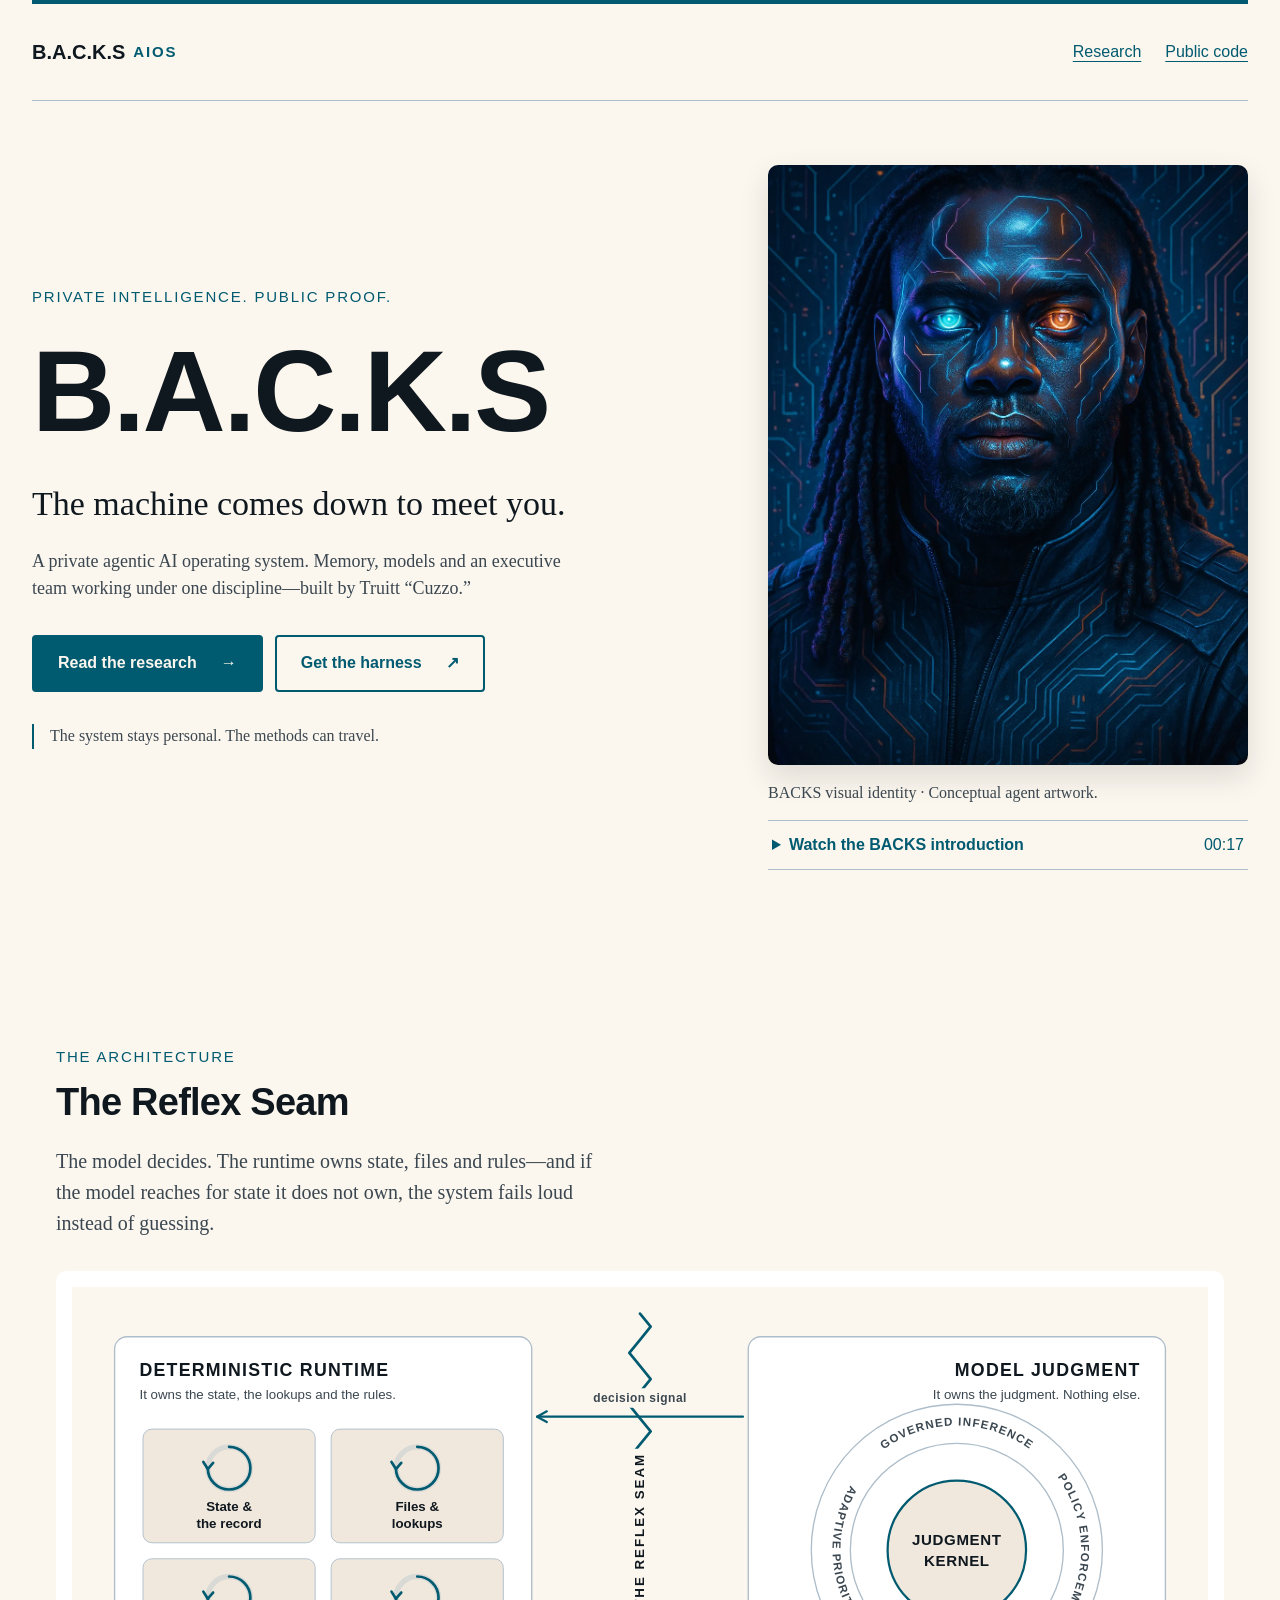
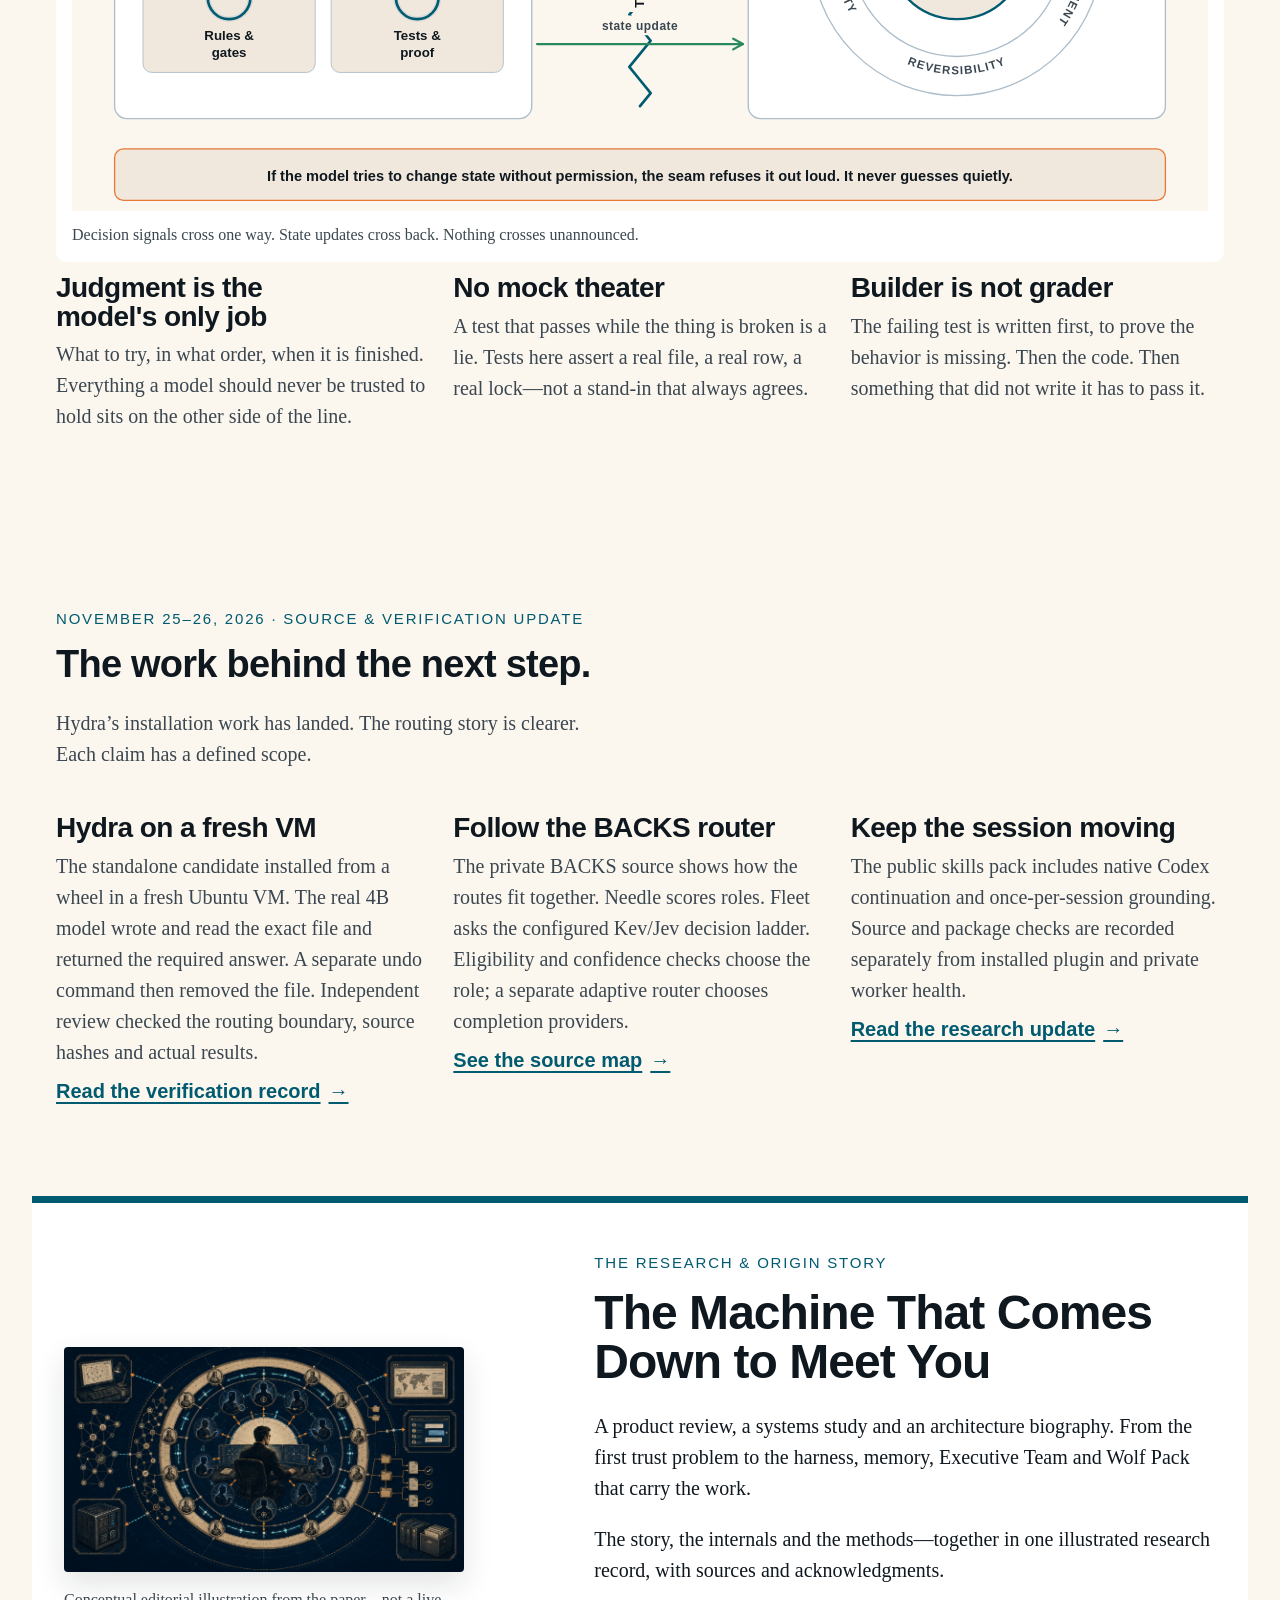
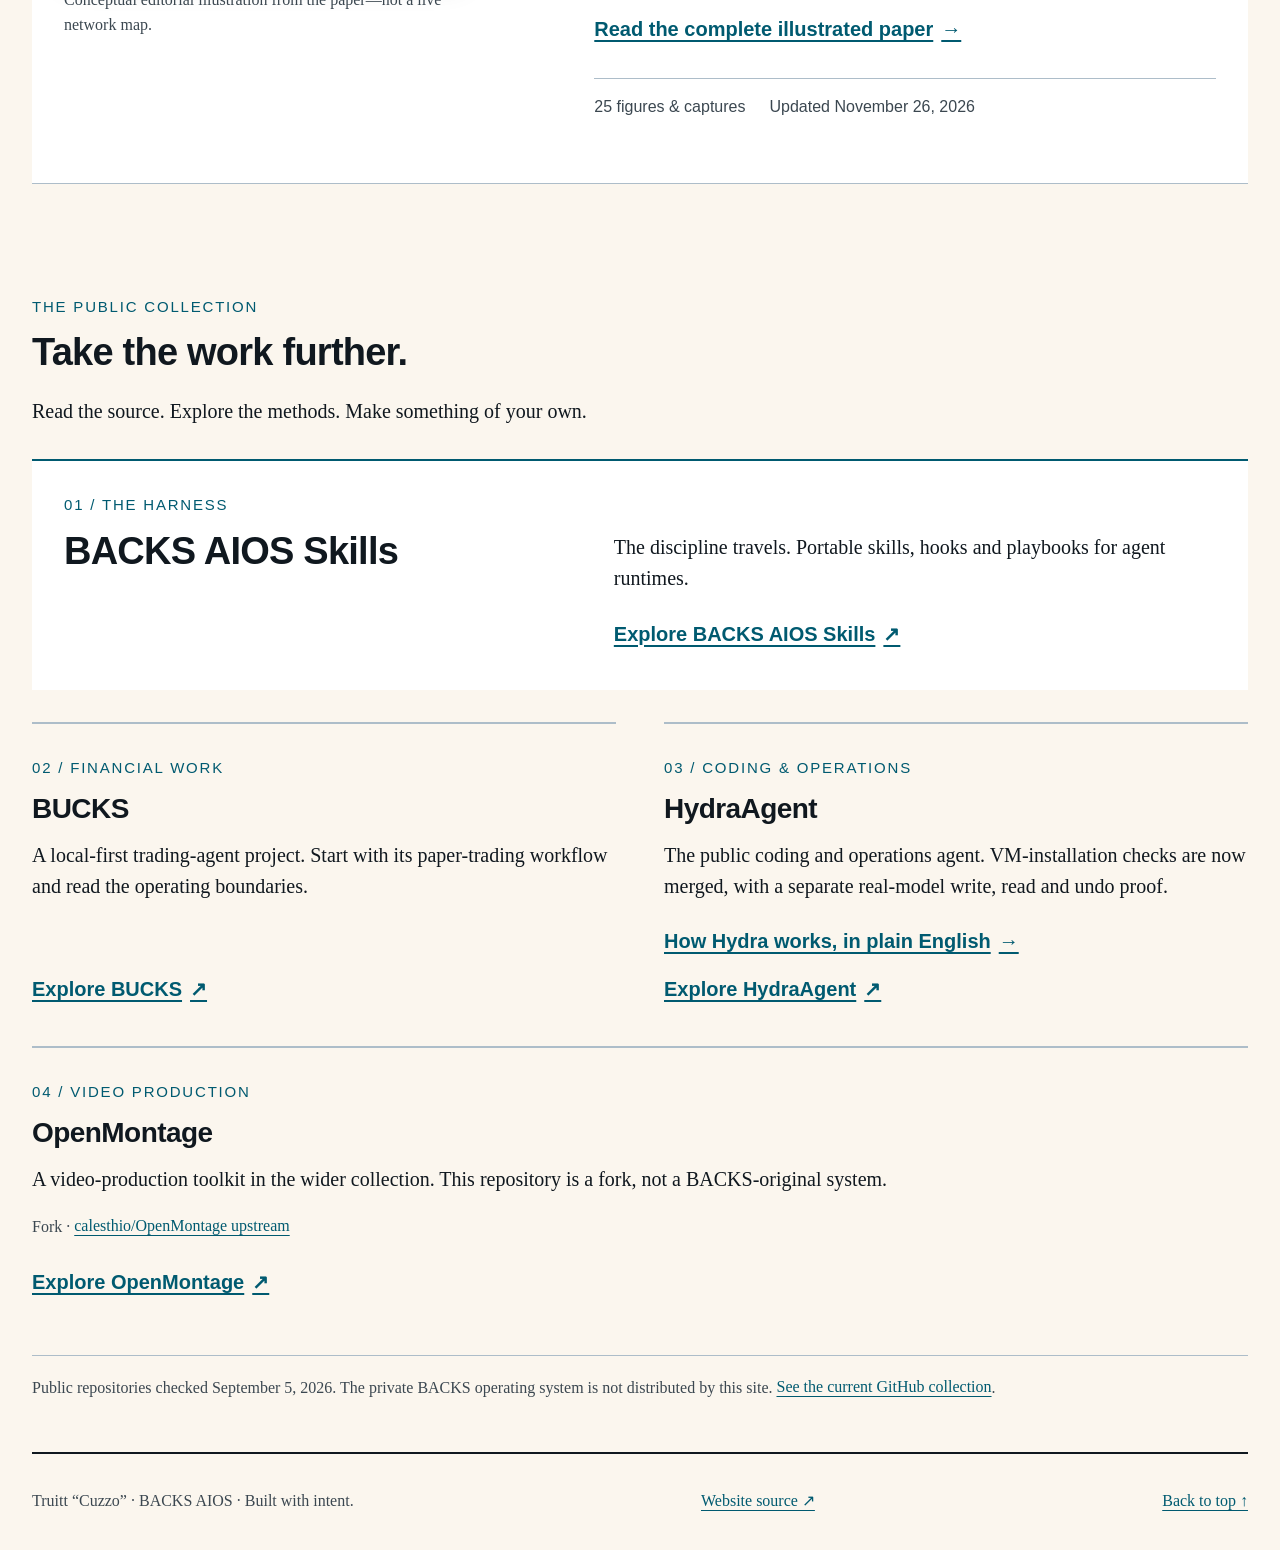
<file: index.html>
<!doctype html>
<html lang="en"><head><meta charset="utf-8"><meta name="viewport" content="width=device-width,initial-scale=1"><meta name="color-scheme" content="light dark"><meta name="description" content="BACKS AIOS: Truitt Cuzzo's private agent operating system. Read the research, explore the origin story, and find the public harness and agent repositories."><title>BACKS AIOS — The machine comes down to meet you</title><link rel="canonical" href="https://tcuzzo.github.io/"><link rel="stylesheet" href="landing.css"><meta property="og:type" content="website"><meta property="og:site_name" content="BACKS AIOS"><meta property="og:locale" content="en_US"><meta property="og:url" content="https://tcuzzo.github.io/"><meta property="og:title" content="BACKS AIOS — The machine comes down to meet you"><meta property="og:description" content="BACKS AIOS: Truitt Cuzzo's private agent operating system. Read the research, explore the origin story, and find the public harness and agent repositories."><meta property="og:image" content="https://tcuzzo.github.io/assets/og-card.png"><meta property="og:image:secure_url" content="https://tcuzzo.github.io/assets/og-card.png"><meta property="og:image:type" content="image/png"><meta property="og:image:width" content="1200"><meta property="og:image:height" content="630"><meta property="og:image:alt" content="BACKS AIOS share card: the B.A.C.K.S AIOS wordmark beside a cybernetic portrait lit in cyan and amber, over the line 'The machine comes down to meet you.'"><meta name="twitter:card" content="summary_large_image"><meta name="twitter:title" content="BACKS AIOS — The machine comes down to meet you"><meta name="twitter:description" content="BACKS AIOS: Truitt Cuzzo's private agent operating system. Read the research, explore the origin story, and find the public harness and agent repositories."><meta name="twitter:image" content="https://tcuzzo.github.io/assets/og-card.png"><meta name="twitter:image:alt" content="BACKS AIOS share card: the B.A.C.K.S AIOS wordmark beside a cybernetic portrait lit in cyan and amber, over the line 'The machine comes down to meet you.'"></head>
<body id="top"><a class="skip-link" href="#main">Skip to content</a><header class="site-header"><a class="wordmark" href="./" aria-label="BACKS home">B.A.C.K.S <span>AIOS</span></a><nav aria-label="Main navigation"><a href="research/">Research</a><a href="#public-projects">Public code</a></nav></header>
<main id="main"><section class="hero" aria-labelledby="hero-title"><div class="hero-copy"><p class="eyebrow">PRIVATE INTELLIGENCE. PUBLIC PROOF.</p><h1 id="hero-title">B.A.C.K.S</h1><p class="hero-thesis">The machine comes down to meet you.</p><p class="hero-description">A private agentic AI operating system. Memory, models and an executive team working under one discipline—built by Truitt “Cuzzo.”</p><div class="hero-actions"><a class="button button-primary" href="research/">Read the research <span aria-hidden="true">→</span></a><a class="button button-secondary" href="https://github.com/Tcuzzo/backs-aios-skills">Get the harness <span aria-hidden="true">↗</span></a></div><p class="hero-note">The system stays personal. The methods can travel.</p></div><figure class="hero-media"><img class="hero-portrait" src="assets/background.webp" alt="BACKS visual identity: a cybernetic portrait with cyan and amber light." fetchpriority="high"><figcaption id="hero-caption">BACKS visual identity · Conceptual agent artwork.</figcaption><details class="hero-film"><summary>Watch the BACKS introduction <span>00:17</span></summary><video controls muted playsinline preload="none" poster="assets/background.webp" aria-label="BACKS cinematic hero introduction" aria-describedby="hero-caption"><source src="assets/backs-hero.mp4" type="video/mp4"><a href="assets/backs-hero.mp4">Watch the BACKS introduction</a></video><p class="media-note">The original landing film, in a silent web edition. Conceptual agent imagery, not a live status display. Native playback controls; no automatic motion.</p></details></figure></section>
<section class="seam" aria-labelledby="seam-title"><div class="section-heading"><p class="eyebrow">THE ARCHITECTURE</p><h2 id="seam-title">The Reflex Seam</h2><p>The model decides. The runtime owns state, files and rules&mdash;and if the model reaches for state it does not own, the system fails loud instead of guessing.</p></div><figure class="seam-figure"><img src="assets/reflex-seam-light.svg" alt="The Reflex Seam. On the left, a deterministic runtime owns state, files, rules and tests. On the right, a model judgment kernel owns inference, policy, reversibility and priority. A jagged seam runs between them. Decision signals cross from the model to the runtime, and state updates cross back. An unpermitted state change is refused out loud." loading="lazy" width="1280" height="590"><figcaption>Decision signals cross one way. State updates cross back. Nothing crosses unannounced.</figcaption></figure><div class="seam-points"><article><h3>Judgment is the model's only job</h3><p>What to try, in what order, when it is finished. Everything a model should never be trusted to hold sits on the other side of the line.</p></article><article><h3>No mock theater</h3><p>A test that passes while the thing is broken is a lie. Tests here assert a real file, a real row, a real lock&mdash;not a stand-in that always agrees.</p></article><article><h3>Builder is not grader</h3><p>The failing test is written first, to prove the behavior is missing. Then the code. Then something that did not write it has to pass it.</p></article></div></section>
<section class="seam" aria-labelledby="november-title"><div class="section-heading"><p class="eyebrow">NOVEMBER 25–26, 2026 · SOURCE &amp; VERIFICATION UPDATE</p><h2 id="november-title">The work behind the next step.</h2><p>Hydra’s installation work has landed. The routing story is clearer. Each claim has a defined scope.</p></div><div class="seam-points"><article><h3>Hydra on a fresh VM</h3><p>The standalone candidate installed from a wheel in a fresh Ubuntu VM. The real 4B model wrote and read the exact file and returned the required answer. A separate undo command then removed the file. Independent review checked the routing boundary, source hashes and actual results.</p><a class="text-link" href="hydra/#verified">Read the verification record <span aria-hidden="true">→</span></a></article><article><h3>Follow the BACKS router</h3><p>The private BACKS source shows how the routes fit together. Needle scores roles. Fleet asks the configured Kev/Jev decision ladder. Eligibility and confidence checks choose the role; a separate adaptive router chooses completion providers.</p><a class="text-link" href="research/#november-routing">See the source map <span aria-hidden="true">→</span></a></article><article><h3>Keep the session moving</h3><p>The public skills pack includes native Codex continuation and once-per-session grounding. Source and package checks are recorded separately from installed plugin and private worker health.</p><a class="text-link" href="research/#november-evidence">Read the research update <span aria-hidden="true">→</span></a></article></div></section>
<section class="research-feature" aria-labelledby="research-title"><div class="research-feature-body"><div class="research-art"><img src="research/figures/backs-operating-body-editorial.png" alt="Conceptual illustration of a human at the center of a distributed operating body." loading="lazy"><p>Conceptual editorial illustration from the paper—not a live network map.</p></div><div class="research-copy"><p class="eyebrow">THE RESEARCH &amp; ORIGIN STORY</p><h2 id="research-title">The Machine That Comes Down to Meet You</h2><p>A product review, a systems study and an architecture biography. From the first trust problem to the harness, memory, Executive Team and Wolf Pack that carry the work.</p><p>The story, the internals and the methods—together in one illustrated research record, with sources and acknowledgments.</p><a class="text-link" href="research/">Read the complete illustrated paper <span aria-hidden="true">→</span></a><p class="research-meta"><span>25 figures &amp; captures</span><span>Updated November 26, 2026</span></p></div></div></section>
<section id="public-projects" aria-labelledby="projects-title"><div class="section-heading"><p class="eyebrow">THE PUBLIC COLLECTION</p><h2 id="projects-title">Take the work further.</h2><p>Read the source. Explore the methods. Make something of your own.</p></div><div class="project-grid"><article class="project"><p class="eyebrow">01 / THE HARNESS</p><h3>BACKS AIOS Skills</h3><p>The discipline travels. Portable skills, hooks and playbooks for agent runtimes.</p><a class="text-link" href="https://github.com/Tcuzzo/backs-aios-skills">Explore BACKS AIOS Skills <span aria-hidden="true">↗</span></a></article><article class="project"><p class="eyebrow">02 / FINANCIAL WORK</p><h3>BUCKS</h3><p>A local-first trading-agent project. Start with its paper-trading workflow and read the operating boundaries.</p><a class="text-link" href="https://github.com/Tcuzzo/bucks">Explore BUCKS <span aria-hidden="true">↗</span></a></article><article class="project"><p class="eyebrow">03 / CODING &amp; OPERATIONS</p><h3>HydraAgent</h3><p>The public coding and operations agent. VM-installation checks are now merged, with a separate real-model write, read and undo proof.</p><a class="text-link" href="hydra/">How Hydra works, in plain English <span aria-hidden="true">→</span></a> <a class="text-link" href="https://github.com/Tcuzzo/HydraAgent_public">Explore HydraAgent <span aria-hidden="true">↗</span></a></article><article class="project"><p class="eyebrow">04 / VIDEO PRODUCTION</p><h3>OpenMontage</h3><p>A video-production toolkit in the wider collection. This repository is a fork, not a BACKS-original system.</p><p class="project-origin">Fork · <a href="https://github.com/calesthio/OpenMontage">calesthio/OpenMontage upstream</a></p><a class="text-link" href="https://github.com/Tcuzzo/OpenMontage">Explore OpenMontage <span aria-hidden="true">↗</span></a></article></div><p class="directory-note">Public repositories checked September 5, 2026. The private BACKS operating system is not distributed by this site. <a href="https://github.com/Tcuzzo?tab=repositories">See the current GitHub collection</a>.</p></section></main><footer class="site-footer"><p>Truitt “Cuzzo” · BACKS AIOS · Built with intent.</p><a href="https://github.com/Tcuzzo/tcuzzo.github.io">Website source ↗</a><a href="#top">Back to top ↑</a></footer></body></html>
</file>
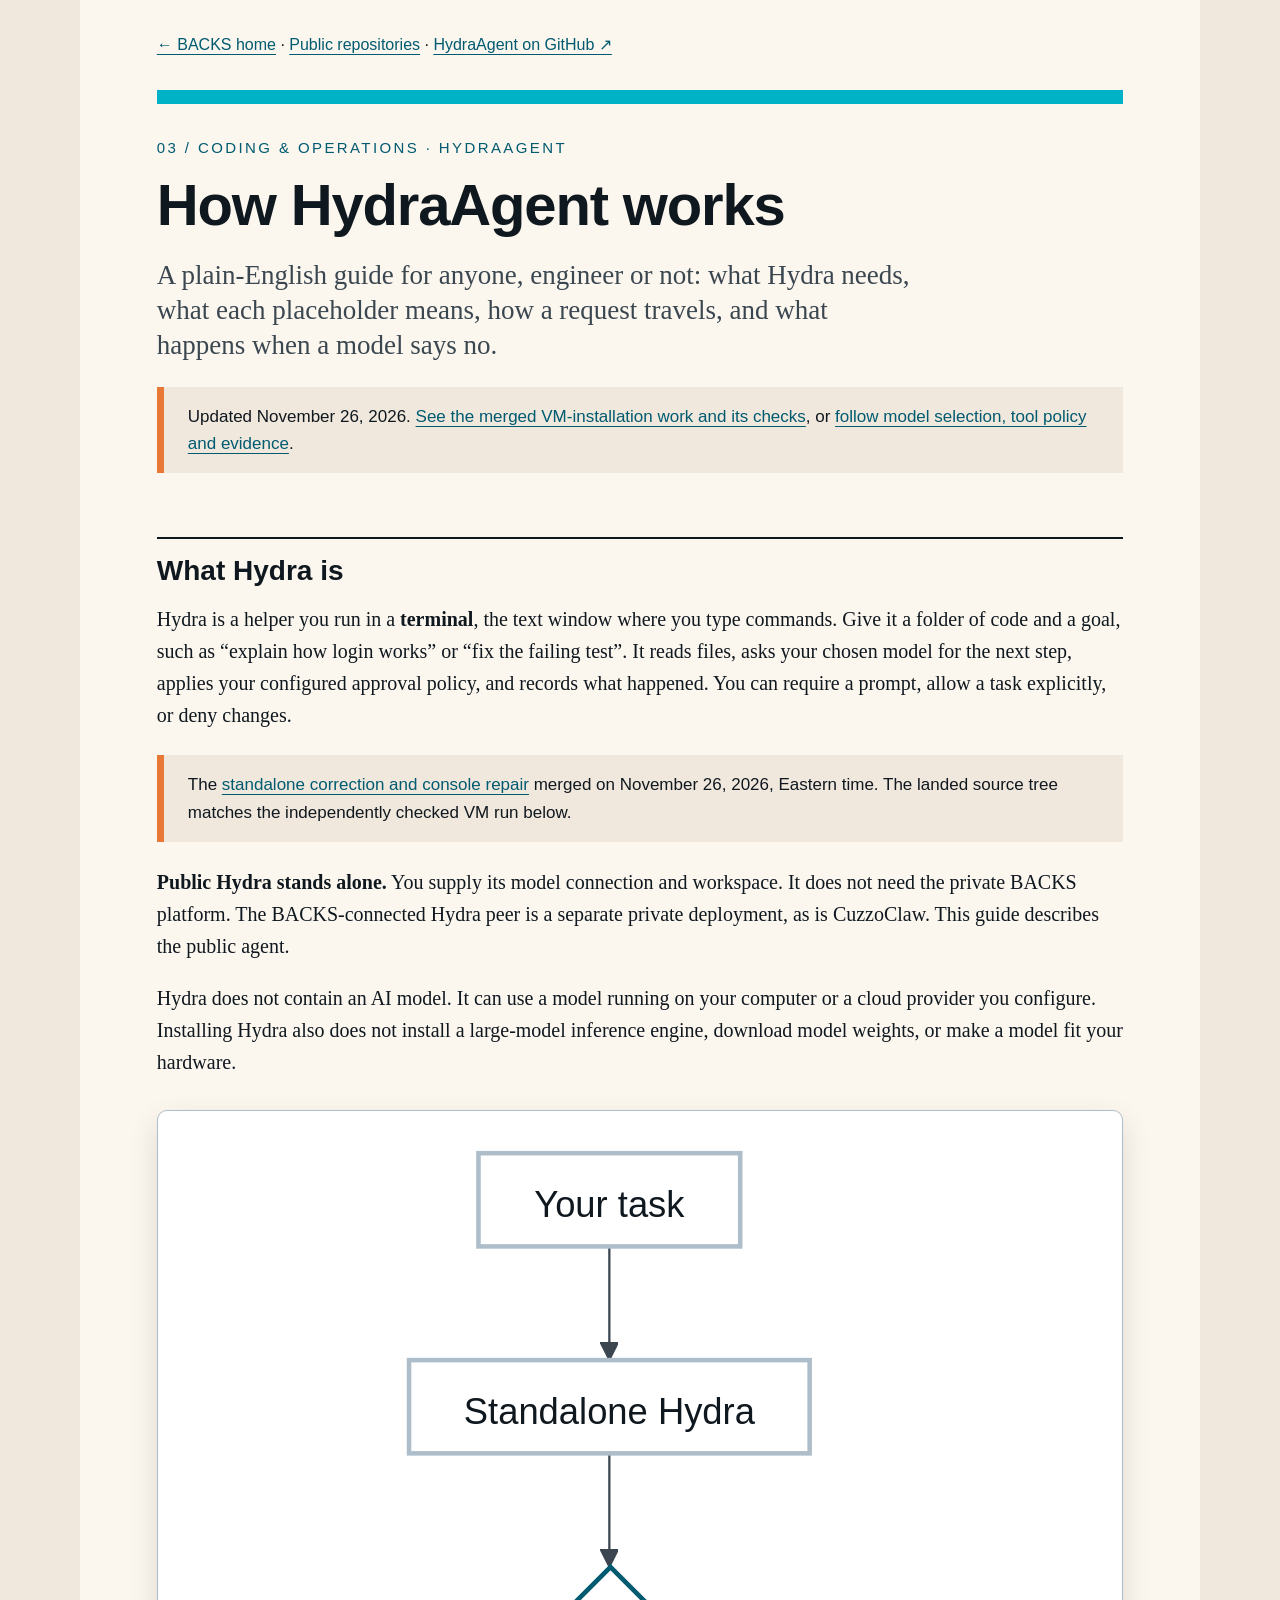
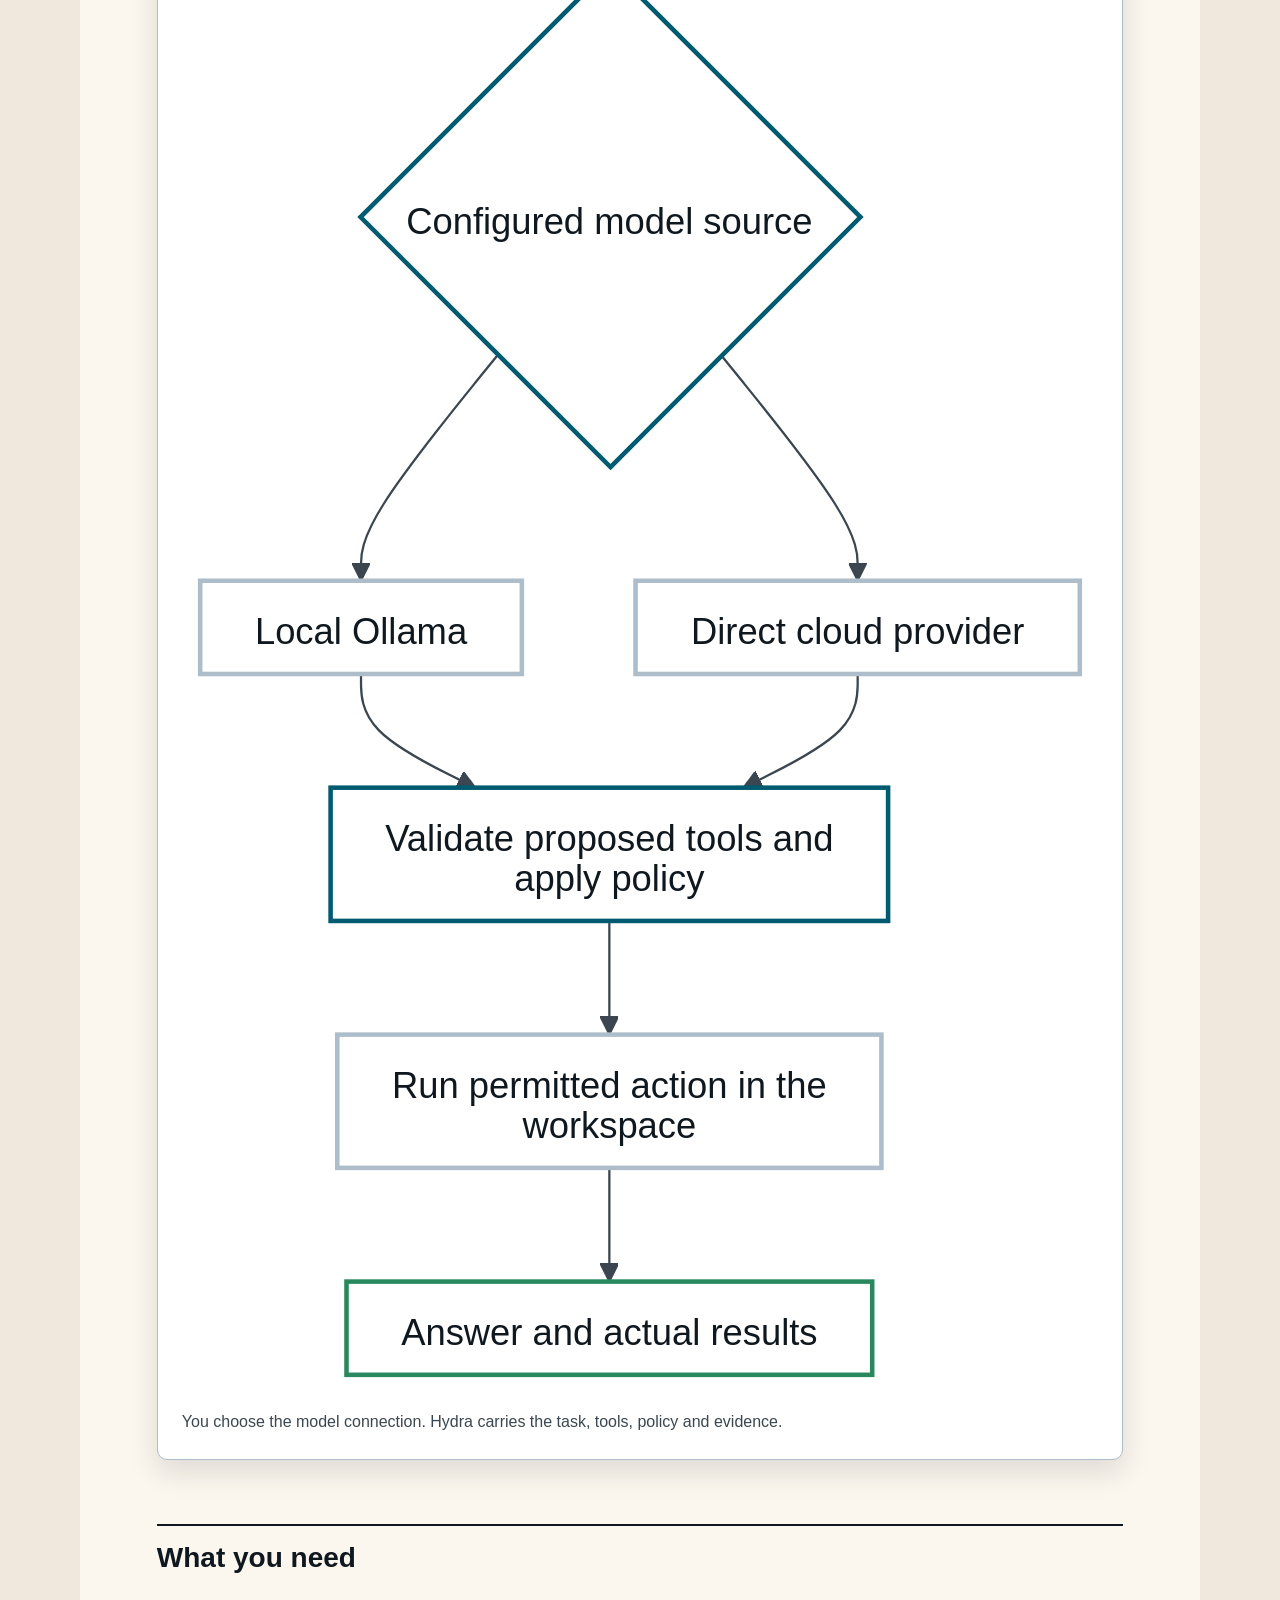
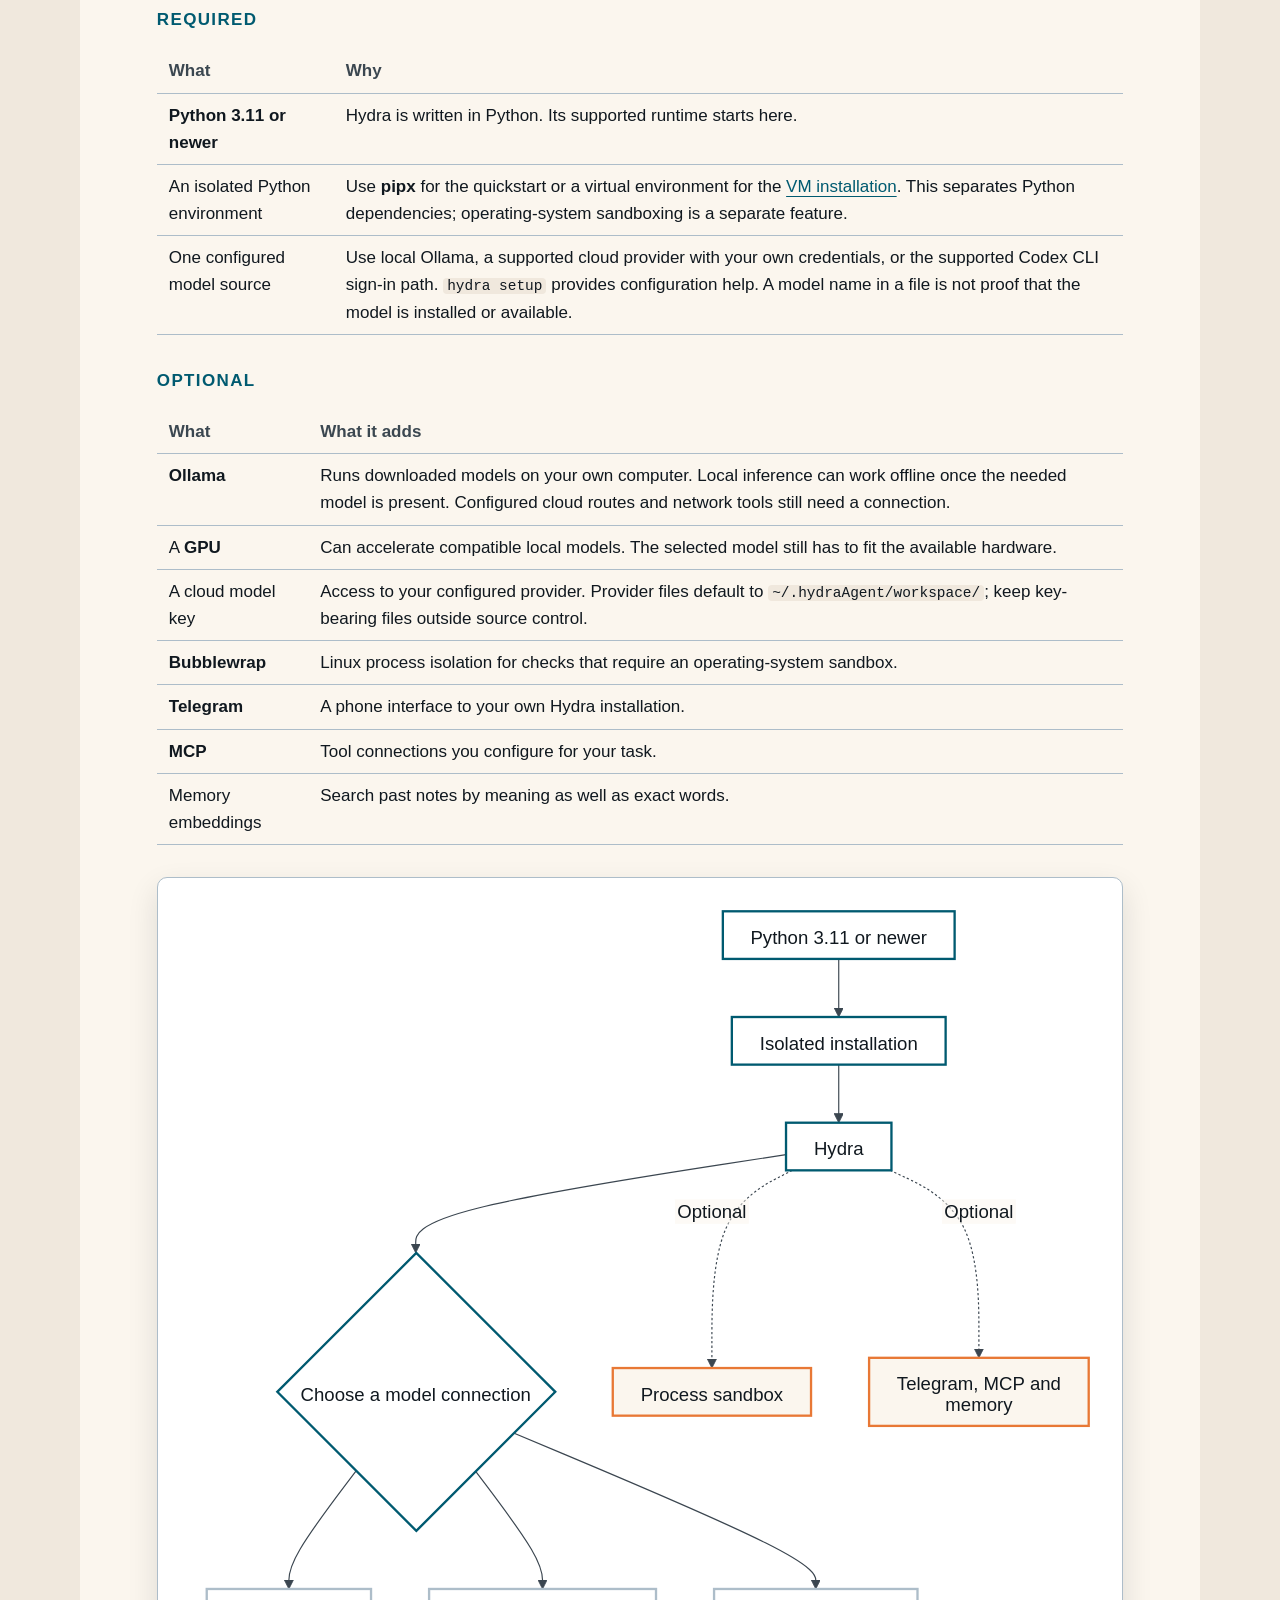
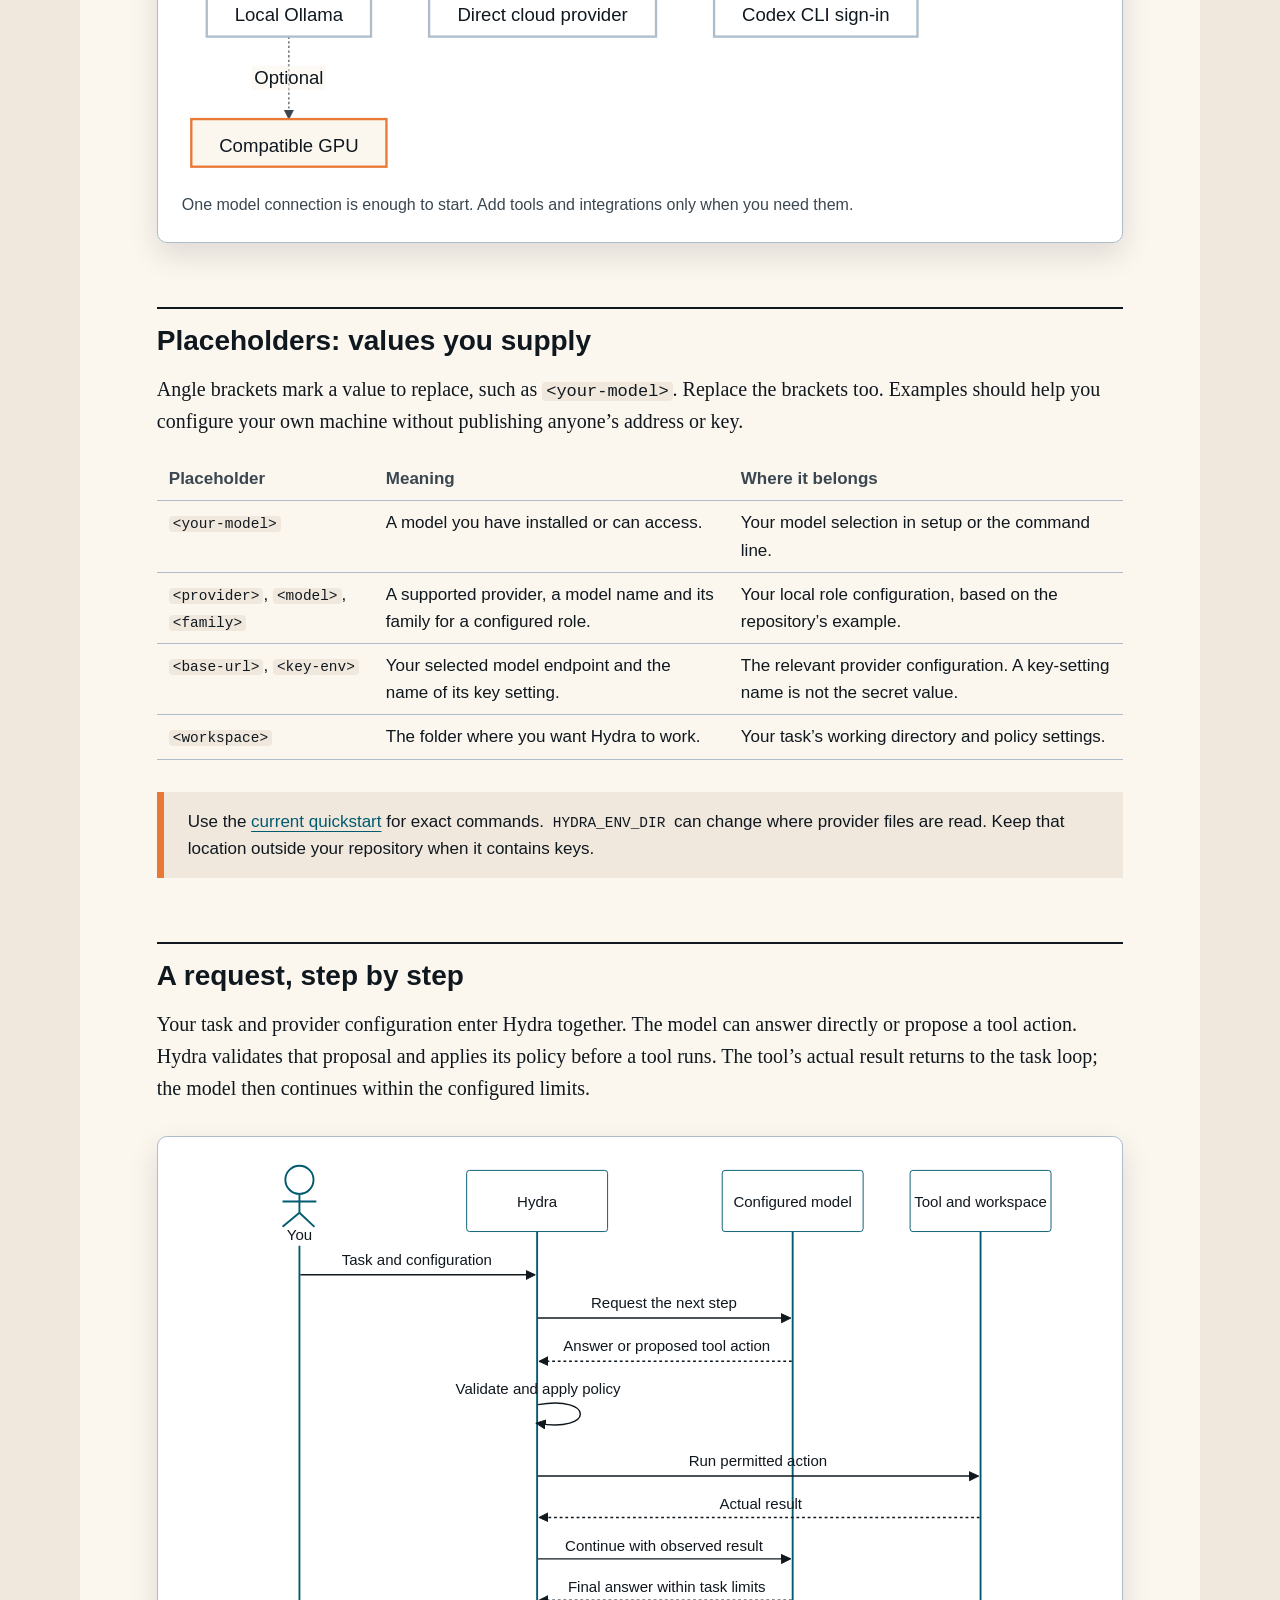
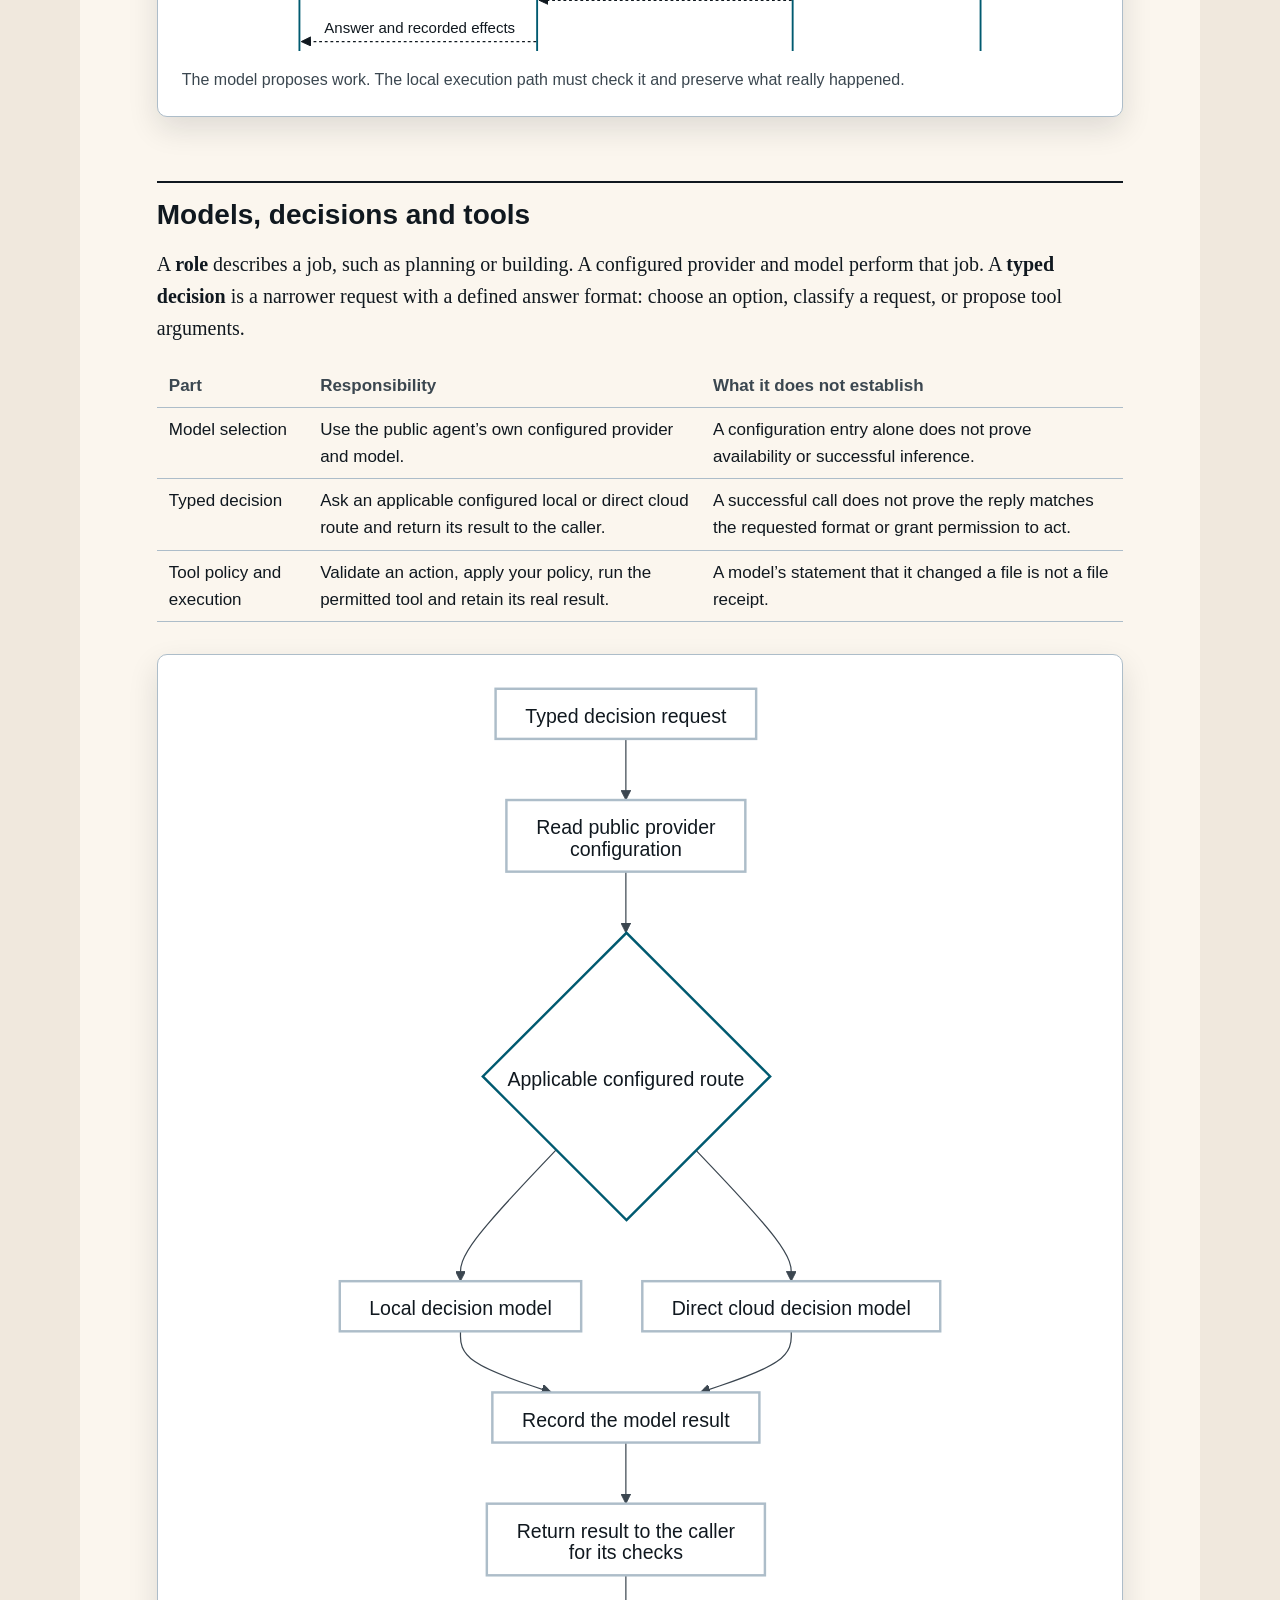
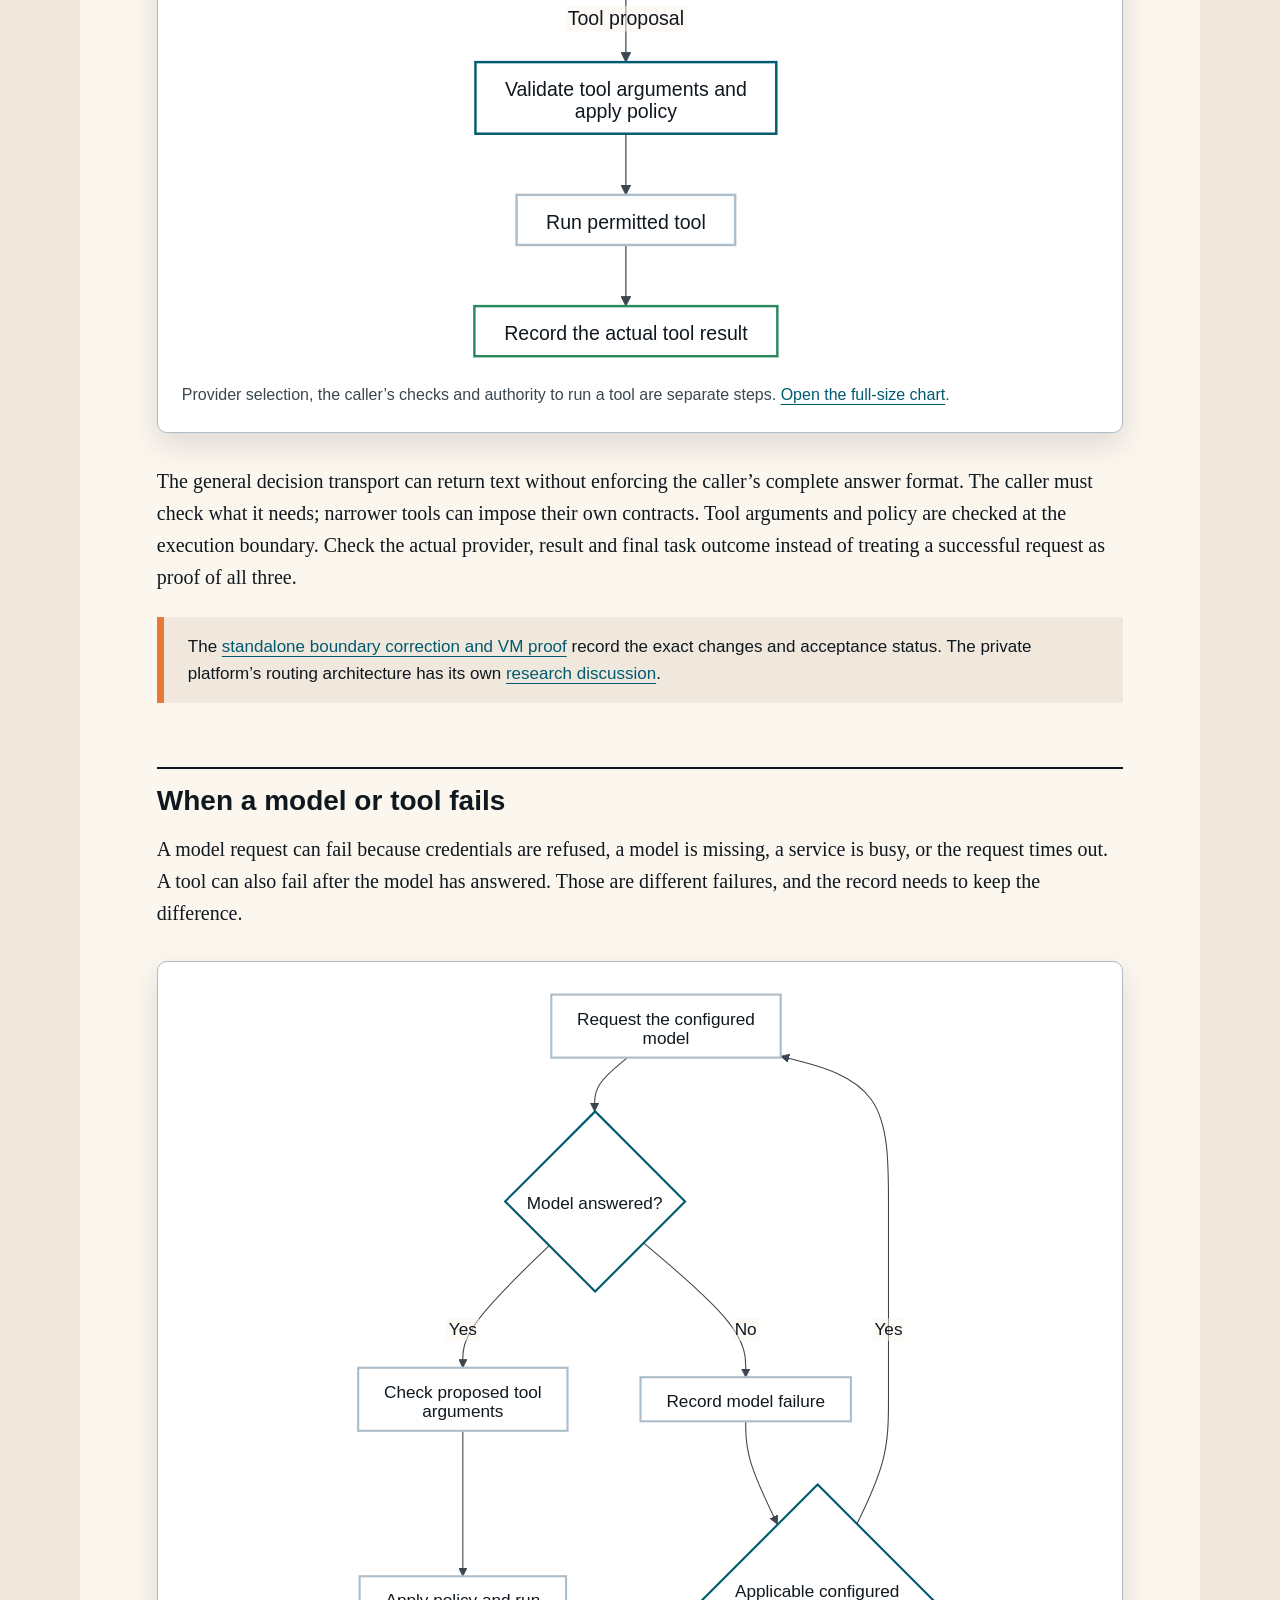
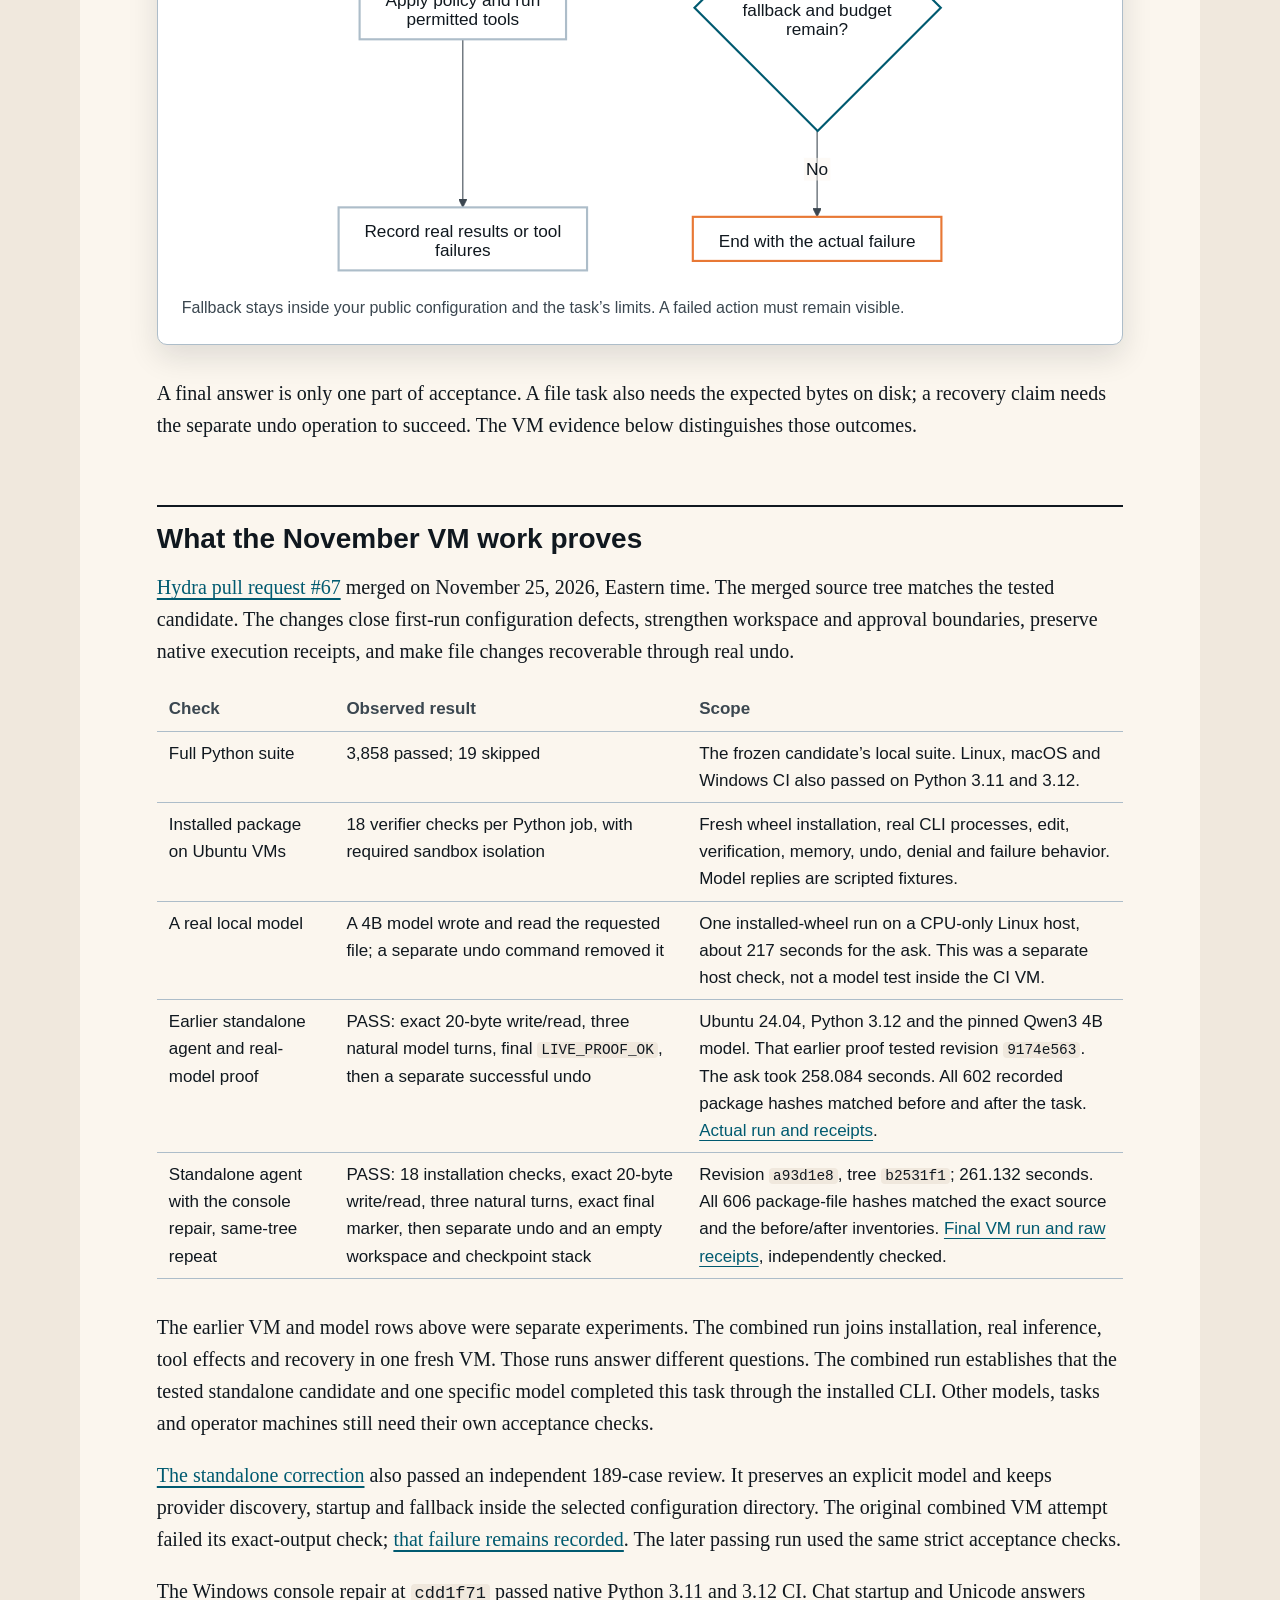
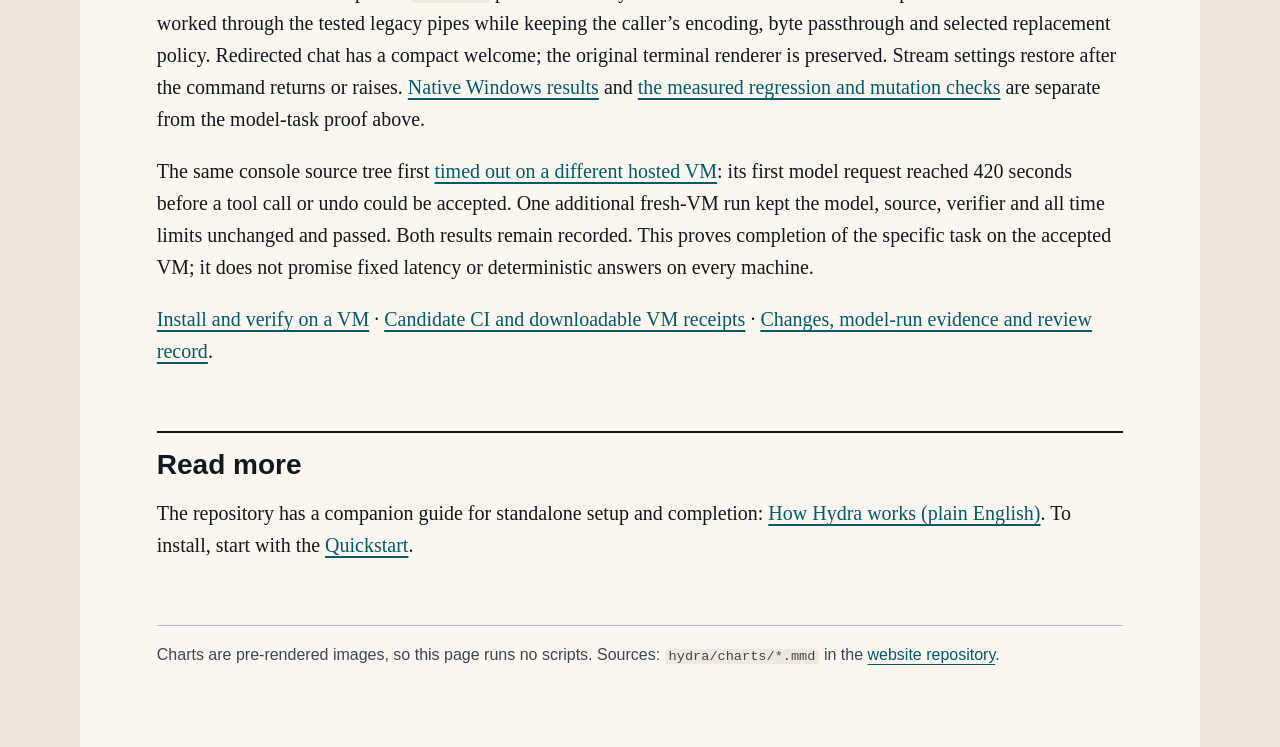
<file: hydra/index.html>
<!DOCTYPE html>
<html lang="en"><head><meta charset="utf-8"/><meta content="width=device-width,initial-scale=1" name="viewport"/><meta content="light" name="color-scheme"/><title>How HydraAgent works — in plain English, with flow charts</title><link href="styles.css" rel="stylesheet"/><link href="https://tcuzzo.github.io/hydra/" rel="canonical"/><meta content="What HydraAgent needs to run, what every placeholder in its docs means, how a request travels, and what happens when a model fails. Written for non-engineers, with flow charts." name="description"/><meta content="article" property="og:type"/><meta content="BACKS AIOS" property="og:site_name"/><meta content="en_US" property="og:locale"/><meta content="https://tcuzzo.github.io/hydra/" property="og:url"/><meta content="How HydraAgent works" property="og:title"/><meta content="What HydraAgent needs to run, what every placeholder in its docs means, how a request travels, and what happens when a model fails. Written for non-engineers, with flow charts." property="og:description"/><meta content="https://tcuzzo.github.io/assets/og-card-hydra.png" property="og:image"/><meta content="https://tcuzzo.github.io/assets/og-card-hydra.png" property="og:image:secure_url"/><meta content="image/png" property="og:image:type"/><meta content="1200" property="og:image:width"/><meta content="630" property="og:image:height"/><meta content="HydraAgent share card: the title 'How HydraAgent works' with the line 'Plain English, flow charts, no secrets.'" property="og:image:alt"/><meta content="summary_large_image" name="twitter:card"/><meta content="How HydraAgent works" name="twitter:title"/><meta content="What HydraAgent needs to run, what every placeholder means, and what happens when a model fails. With flow charts." name="twitter:description"/><meta content="https://tcuzzo.github.io/assets/og-card-hydra.png" name="twitter:image"/><meta content="HydraAgent share card: the title 'How HydraAgent works' with the line 'Plain English, flow charts, no secrets.'" name="twitter:image:alt"/></head><body>
<nav aria-label="Hydra page navigation" class="page-nav"><a href="../">← BACKS home</a> · <a href="../#public-projects">Public repositories</a> · <a href="https://github.com/Tcuzzo/HydraAgent_public">HydraAgent on GitHub ↗</a></nav>
<main>
<header>
<p class="kicker">03 / CODING &amp; OPERATIONS · HYDRAAGENT</p>
<h1>How HydraAgent works</h1>
<p class="deck">A plain-English guide for anyone, engineer or not: what Hydra needs, what each placeholder means, how a request travels, and what happens when a model says no.</p>
<p class="note">Updated November 26, 2026. <a href="#verified">See the merged VM-installation work and its checks</a>, or <a href="#routing">follow model selection, tool policy and evidence</a>.</p>
</header>

<h2 id="what">What Hydra is</h2>
<p>Hydra is a helper you run in a <strong>terminal</strong>, the text window where you type commands. Give it a folder of code and a goal, such as “explain how login works” or “fix the failing test”. It reads files, asks your chosen model for the next step, applies your configured approval policy, and records what happened. You can require a prompt, allow a task explicitly, or deny changes.</p>
<p class="note">The <a href="https://github.com/Tcuzzo/HydraAgent_public/pull/69">standalone correction and console repair</a> merged on November 26, 2026, Eastern time. The landed source tree matches the independently checked VM run below.</p>
<p><strong>Public Hydra stands alone.</strong> You supply its model connection and workspace. It does not need the private BACKS platform. The BACKS-connected Hydra peer is a separate private deployment, as is CuzzoClaw. This guide describes the public agent.</p>
<p>Hydra does not contain an AI model. It can use a model running on your computer or a cloud provider you configure. Installing Hydra also does not install a large-model inference engine, download model weights, or make a model fit your hardware.</p>
<figure><img alt="A goal enters the standalone Hydra agent. Your configuration selects a local Ollama model or a directly configured cloud model. Hydra checks proposed tool actions against its policy, runs permitted actions in your workspace, and returns an answer with recorded results." src="figures/overview.svg"/><figcaption>You choose the model connection. Hydra carries the task, tools, policy and evidence.</figcaption></figure>

<h2 id="needs">What you need</h2>
<h3>Required</h3>
<table><thead><tr><th>What</th><th>Why</th></tr></thead><tbody>
<tr><td><strong>Python 3.11 or newer</strong></td><td>Hydra is written in Python. Its supported runtime starts here.</td></tr>
<tr><td>An isolated Python environment</td><td>Use <strong>pipx</strong> for the quickstart or a virtual environment for the <a href="https://github.com/Tcuzzo/HydraAgent_public/blob/main/docs/VM-INSTALL.md">VM installation</a>. This separates Python dependencies; operating-system sandboxing is a separate feature.</td></tr>
<tr><td>One configured model source</td><td>Use local Ollama, a supported cloud provider with your own credentials, or the supported Codex CLI sign-in path. <code>hydra setup</code> provides configuration help. A model name in a file is not proof that the model is installed or available.</td></tr>
</tbody></table>
<h3>Optional</h3>
<table><thead><tr><th>What</th><th>What it adds</th></tr></thead><tbody>
<tr><td><strong>Ollama</strong></td><td>Runs downloaded models on your own computer. Local inference can work offline once the needed model is present. Configured cloud routes and network tools still need a connection.</td></tr>
<tr><td>A <strong>GPU</strong></td><td>Can accelerate compatible local models. The selected model still has to fit the available hardware.</td></tr>
<tr><td>A cloud model key</td><td>Access to your configured provider. Provider files default to <code>~/.hydraAgent/workspace/</code>; keep key-bearing files outside source control.</td></tr>
<tr><td><strong>Bubblewrap</strong></td><td>Linux process isolation for checks that require an operating-system sandbox.</td></tr>
<tr><td><strong>Telegram</strong></td><td>A phone interface to your own Hydra installation.</td></tr>
<tr><td><strong>MCP</strong></td><td>Tool connections you configure for your task.</td></tr>
<tr><td>Memory embeddings</td><td>Search past notes by meaning as well as exact words.</td></tr>
</tbody></table>
<figure><img alt="Standalone setup map. Python and an isolated installation lead to Hydra. Choose local Ollama, a direct cloud provider, or Codex CLI sign-in. Optional additions are GPU acceleration, process sandboxing, Telegram, configured MCP tools and memory embeddings." src="figures/setup-map.svg"/><figcaption>One model connection is enough to start. Add tools and integrations only when you need them.</figcaption></figure>

<h2 id="placeholders">Placeholders: values you supply</h2>
<p>Angle brackets mark a value to replace, such as <code>&lt;your-model&gt;</code>. Replace the brackets too. Examples should help you configure your own machine without publishing anyone’s address or key.</p>
<table><thead><tr><th>Placeholder</th><th>Meaning</th><th>Where it belongs</th></tr></thead><tbody>
<tr><td><code>&lt;your-model&gt;</code></td><td>A model you have installed or can access.</td><td>Your model selection in setup or the command line.</td></tr>
<tr><td><code>&lt;provider&gt;</code>, <code>&lt;model&gt;</code>, <code>&lt;family&gt;</code></td><td>A supported provider, a model name and its family for a configured role.</td><td>Your local role configuration, based on the repository’s example.</td></tr>
<tr><td><code>&lt;base-url&gt;</code>, <code>&lt;key-env&gt;</code></td><td>Your selected model endpoint and the name of its key setting.</td><td>The relevant provider configuration. A key-setting name is not the secret value.</td></tr>
<tr><td><code>&lt;workspace&gt;</code></td><td>The folder where you want Hydra to work.</td><td>Your task’s working directory and policy settings.</td></tr>
</tbody></table>
<p class="note">Use the <a href="https://github.com/Tcuzzo/HydraAgent_public/blob/main/QUICKSTART.md">current quickstart</a> for exact commands. <code>HYDRA_ENV_DIR</code> can change where provider files are read. Keep that location outside your repository when it contains keys.</p>

<h2 id="request">A request, step by step</h2>
<p>Your task and provider configuration enter Hydra together. The model can answer directly or propose a tool action. Hydra validates that proposal and applies its policy before a tool runs. The tool’s actual result returns to the task loop; the model then continues within the configured limits.</p>
<figure><img alt="Sequence chart. You give Hydra a task. Hydra resolves your configured provider and asks that model. A proposed tool action goes through Hydra validation and policy. The tool runs in the workspace and returns its actual result. Hydra sends that result back to the model, then returns the final answer and recorded effects." src="figures/request-flow.svg"/><figcaption>The model proposes work. The local execution path must check it and preserve what really happened.</figcaption></figure>

<h2 id="routing">Models, decisions and tools</h2>
<p>A <strong>role</strong> describes a job, such as planning or building. A configured provider and model perform that job. A <strong>typed decision</strong> is a narrower request with a defined answer format: choose an option, classify a request, or propose tool arguments.</p>
<table><thead><tr><th>Part</th><th>Responsibility</th><th>What it does not establish</th></tr></thead><tbody>
<tr><td>Model selection</td><td>Use the public agent’s own configured provider and model.</td><td>A configuration entry alone does not prove availability or successful inference.</td></tr>
<tr><td>Typed decision</td><td>Ask an applicable configured local or direct cloud route and return its result to the caller.</td><td>A successful call does not prove the reply matches the requested format or grant permission to act.</td></tr>
<tr><td>Tool policy and execution</td><td>Validate an action, apply your policy, run the permitted tool and retain its real result.</td><td>A model’s statement that it changed a file is not a file receipt.</td></tr>
</tbody></table>
<figure class="narrow" id="routing-map"><img alt="A typed decision starts with the public agent's configuration. A local or direct cloud provider returns a result to the caller. Tool proposals separately pass argument validation and policy before a permitted tool runs and its actual result is recorded." src="figures/typed-routing.svg"/><figcaption>Provider selection, the caller’s checks and authority to run a tool are separate steps. <a href="figures/typed-routing.svg">Open the full-size chart</a>.</figcaption></figure>
<p>The general decision transport can return text without enforcing the caller’s complete answer format. The caller must check what it needs; narrower tools can impose their own contracts. Tool arguments and policy are checked at the execution boundary. Check the actual provider, result and final task outcome instead of treating a successful request as proof of all three.</p>
<p class="note">The <a href="https://github.com/Tcuzzo/HydraAgent_public/pull/69">standalone boundary correction and VM proof</a> record the exact changes and acceptance status. The private platform’s routing architecture has its own <a href="../research/#november-routing">research discussion</a>.</p>

<h2 id="failures">When a model or tool fails</h2>
<p>A model request can fail because credentials are refused, a model is missing, a service is busy, or the request times out. A tool can also fail after the model has answered. Those are different failures, and the record needs to keep the difference.</p>
<figure class="narrow"><img alt="Hydra sends a request to the configured model. A proposed tool action passes argument checks and policy before execution. A failed model request is recorded. A configured applicable fallback may be tried within the task budget. Without one, or when the budget is exhausted, the task ends with the actual failure. Tool results are recorded separately from model responses." src="figures/failure-flow.svg"/><figcaption>Fallback stays inside your public configuration and the task’s limits. A failed action must remain visible.</figcaption></figure>
<p>A final answer is only one part of acceptance. A file task also needs the expected bytes on disk; a recovery claim needs the separate undo operation to succeed. The VM evidence below distinguishes those outcomes.</p>

<h2 id="verified">What the November VM work proves</h2>
<p><a href="https://github.com/Tcuzzo/HydraAgent_public/pull/67">Hydra pull request #67</a> merged on November 25, 2026, Eastern time. The merged source tree matches the tested candidate. The changes close first-run configuration defects, strengthen workspace and approval boundaries, preserve native execution receipts, and make file changes recoverable through real undo.</p>
<table><thead><tr><th>Check</th><th>Observed result</th><th>Scope</th></tr></thead><tbody>
<tr><td>Full Python suite</td><td>3,858 passed; 19 skipped</td><td>The frozen candidate’s local suite. Linux, macOS and Windows CI also passed on Python 3.11 and 3.12.</td></tr>
<tr><td>Installed package on Ubuntu VMs</td><td>18 verifier checks per Python job, with required sandbox isolation</td><td>Fresh wheel installation, real CLI processes, edit, verification, memory, undo, denial and failure behavior. Model replies are scripted fixtures.</td></tr>
<tr><td>A real local model</td><td>A 4B model wrote and read the requested file; a separate undo command removed it</td><td>One installed-wheel run on a CPU-only Linux host, about 217 seconds for the ask. This was a separate host check, not a model test inside the CI VM.</td></tr>
<tr><td>Earlier standalone agent and real-model proof</td><td>PASS: exact 20-byte write/read, three natural model turns, final <code>LIVE_PROOF_OK</code>, then a separate successful undo</td><td>Ubuntu 24.04, Python 3.12 and the pinned Qwen3 4B model. That earlier proof tested revision <code>9174e563</code>. The ask took 258.084 seconds. All 602 recorded package hashes matched before and after the task. <a href="https://github.com/Tcuzzo/HydraAgent_public/actions/runs/45758597267">Actual run and receipts</a>.</td></tr>
<tr><td>Standalone agent with the console repair, same-tree repeat</td><td>PASS: 18 installation checks, exact 20-byte write/read, three natural turns, exact final marker, then separate undo and an empty workspace and checkpoint stack</td><td>Revision <code>a93d1e8</code>, tree <code>b2531f1</code>; 261.132 seconds. All 606 package-file hashes matched the exact source and the before/after inventories. <a href="https://github.com/Tcuzzo/HydraAgent_public/actions/runs/45769533415">Final VM run and raw receipts</a>, independently checked.</td></tr>
</tbody></table>
<p>The earlier VM and model rows above were separate experiments. The combined run joins installation, real inference, tool effects and recovery in one fresh VM. Those runs answer different questions. The combined run establishes that the tested standalone candidate and one specific model completed this task through the installed CLI. Other models, tasks and operator machines still need their own acceptance checks.</p>
<p><a href="https://github.com/Tcuzzo/HydraAgent_public/pull/69">The standalone correction</a> also passed an independent 189-case review. It preserves an explicit model and keeps provider discovery, startup and fallback inside the selected configuration directory. The original combined VM attempt failed its exact-output check; <a href="https://github.com/Tcuzzo/HydraAgent_public/actions/runs/45750601942">that failure remains recorded</a>. The later passing run used the same strict acceptance checks.</p>
<p id="console-output">The Windows console repair at <code>cdd1f71</code> passed native Python 3.11 and 3.12 CI. Chat startup and Unicode answers worked through the tested legacy pipes while keeping the caller’s encoding, byte passthrough and selected replacement policy. Redirected chat has a compact welcome; the original terminal renderer is preserved. Stream settings restore after the command returns or raises. <a href="https://github.com/Tcuzzo/HydraAgent_public/actions/runs/45765807485">Native Windows results</a> and <a href="https://github.com/Tcuzzo/HydraAgent_public/actions/runs/45765807612">the measured regression and mutation checks</a> are separate from the model-task proof above.</p>
<p>The same console source tree first <a href="https://github.com/Tcuzzo/HydraAgent_public/actions/runs/45766837815">timed out on a different hosted VM</a>: its first model request reached 420 seconds before a tool call or undo could be accepted. One additional fresh-VM run kept the model, source, verifier and all time limits unchanged and passed. Both results remain recorded. This proves completion of the specific task on the accepted VM; it does not promise fixed latency or deterministic answers on every machine.</p>
<p><a href="https://github.com/Tcuzzo/HydraAgent_public/blob/13b9f4b44671fe99ed175965ba91401d6d75a8f0/docs/VM-INSTALL.md">Install and verify on a VM</a> · <a href="https://github.com/Tcuzzo/HydraAgent_public/actions/runs/45737513405">Candidate CI and downloadable VM receipts</a> · <a href="https://github.com/Tcuzzo/HydraAgent_public/pull/67">Changes, model-run evidence and review record</a>.</p>

<h2 id="more">Read more</h2>
<p>The repository has a companion guide for standalone setup and completion: <a href="https://github.com/Tcuzzo/HydraAgent_public/blob/main/docs/HOW_HYDRA_WORKS.md">How Hydra works (plain English)</a>. To install, start with the <a href="https://github.com/Tcuzzo/HydraAgent_public/blob/main/QUICKSTART.md">Quickstart</a>.</p>
</main>
<footer><p>Charts are pre-rendered images, so this page runs no scripts. Sources: <code>hydra/charts/*.mmd</code> in the <a href="https://github.com/Tcuzzo/tcuzzo.github.io">website repository</a>.</p></footer>
</body></html>
</file>
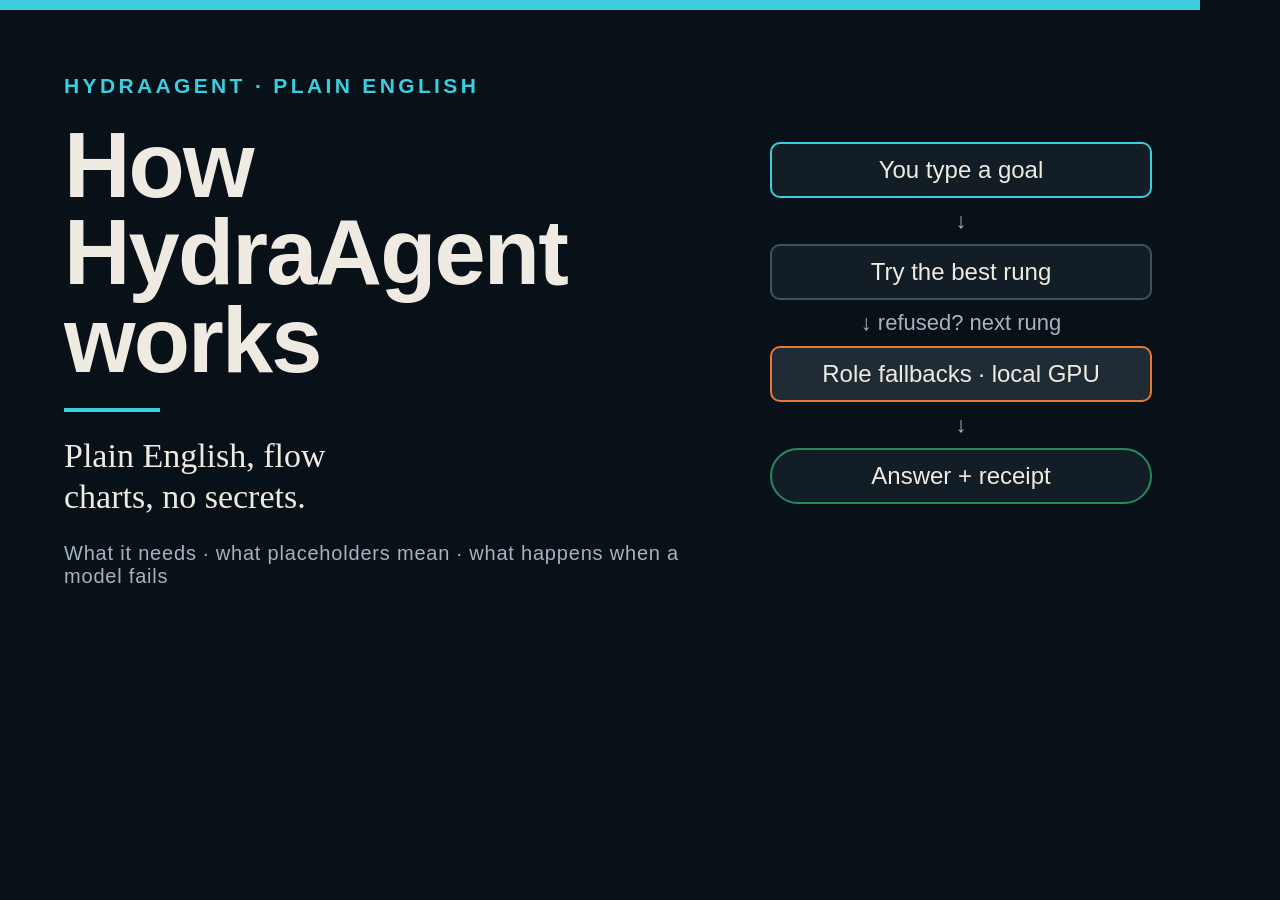
<file: assets/og-card-hydra.html>
<!doctype html>
<html lang="en"><head><meta charset="utf-8">
<title>BACKS AIOS share card — HydraAgent explainer</title>
<!-- Renders the 1200x630 social share card at assets/og-card-hydra.png.
     Consumes the same dark-theme tokens as og-card.html; no raw hex.
     Regenerate: google-chrome --headless=new --window-size=1200,630 \
       --screenshot=assets/og-card-hydra.png assets/og-card-hydra.html -->
<style>
:root{
  --paper:oklch(0.17 0.02 245); --panel:oklch(0.225 0.022 245); --inset:oklch(0.285 0.024 245);
  --ink:oklch(0.94 0.012 83); --ink-soft:oklch(0.76 0.02 240);
  --cyan:oklch(0.78 0.12 207); --orange:oklch(0.69 0.16 48); --green:oklch(0.56 0.11 160);
  --line:oklch(0.43 0.03 240);
  --font-display:"Nimbus Sans Narrow","Arial Narrow",sans-serif;
  --font-body:"C059","Century Schoolbook",serif;
  --s2:8px; --s3:12px; --s4:16px; --s6:24px; --s8:32px; --s12:48px; --s16:64px;
}
*{box-sizing:border-box;margin:0;padding:0}
html,body{width:1200px;height:630px;overflow:hidden}
body{background:var(--paper);color:var(--ink);font-family:var(--font-body);
  display:grid;grid-template-columns:1fr 430px;border-top:10px solid var(--cyan)}
.copy{padding:var(--s16) var(--s8) var(--s12) var(--s16);display:flex;flex-direction:column;justify-content:center;gap:var(--s6)}
.eyebrow{font-family:var(--font-display);font-size:21px;letter-spacing:.16em;color:var(--cyan);font-weight:700}
h1{font-family:var(--font-display);font-size:92px;line-height:.95;font-weight:700;letter-spacing:-.02em}
.rule{width:96px;height:4px;background:var(--cyan)}
.thesis{font-size:34px;line-height:1.2;max-width:20ch}
.byline{font-family:var(--font-display);font-size:20px;color:var(--ink-soft);letter-spacing:.04em}
.flow{display:flex;flex-direction:column;justify-content:center;gap:var(--s3);padding:var(--s12) var(--s12) var(--s12) 0;font-family:var(--font-display)}
.node{border:2px solid var(--line);background:var(--panel);border-radius:10px;padding:var(--s3) var(--s4);font-size:24px;text-align:center}
.node.go{border-color:var(--cyan)} .node.alt{border-color:var(--orange);background:var(--inset)} .node.ok{border-color:var(--green);border-radius:40px}
.arrow{text-align:center;color:var(--ink-soft);font-size:22px;line-height:1}
</style></head>
<body>
  <div class="copy">
    <p class="eyebrow">HYDRAAGENT · PLAIN ENGLISH</p>
    <h1>How HydraAgent works</h1>
    <div class="rule"></div>
    <p class="thesis">Plain English, flow charts, no secrets.</p>
    <p class="byline">What it needs · what placeholders mean · what happens when a model fails</p>
  </div>
  <div class="flow" aria-hidden="true">
    <div class="node go">You type a goal</div><div class="arrow">↓</div>
    <div class="node">Try the best rung</div><div class="arrow">↓ refused? next rung</div>
    <div class="node alt">Role fallbacks · local GPU</div><div class="arrow">↓</div>
    <div class="node ok">Answer + receipt</div>
  </div>
</body></html>
</file>
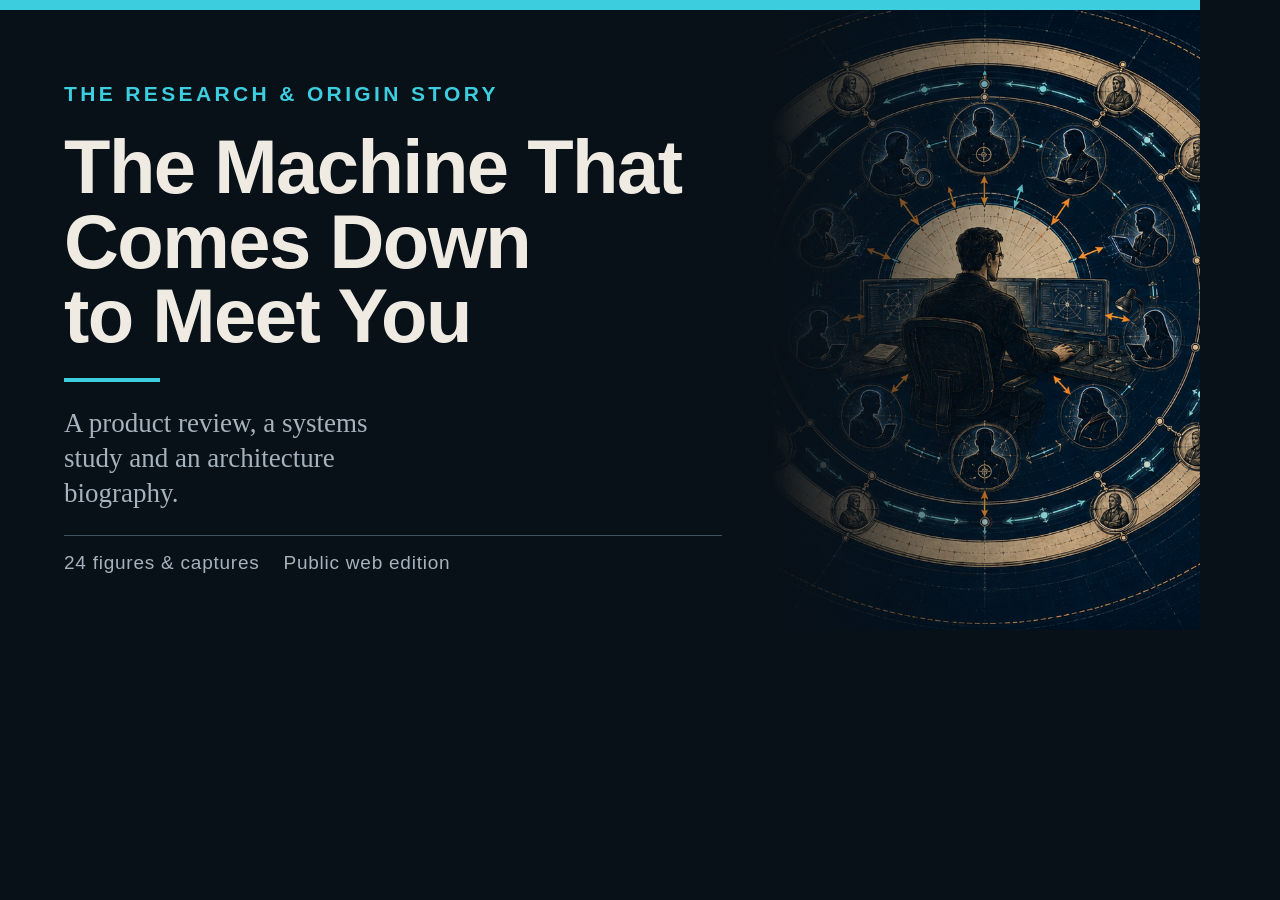
<file: assets/og-card-research.html>
<!doctype html>
<html lang="en"><head><meta charset="utf-8">
<title>BACKS AIOS share card — research</title>
<!-- Renders the 1200x630 social share card at assets/og-card-research.png.
     Consumes the same dark-theme tokens as research/tokens.css; no raw hex.
     Regenerate: google-chrome --headless=new --window-size=1200,630 \
       --screenshot=assets/og-card-research.png assets/og-card-research.html -->
<style>
:root{
  --paper:oklch(0.17 0.02 245); --panel:oklch(0.225 0.022 245);
  --ink:oklch(0.94 0.012 83); --ink-soft:oklch(0.76 0.02 240);
  --cyan:oklch(0.78 0.12 207); --line:oklch(0.43 0.03 240);
  --font-display:"Nimbus Sans Narrow","Arial Narrow",sans-serif;
  --font-body:"C059","Century Schoolbook",serif;
  --s2:8px; --s4:16px; --s6:24px; --s8:32px; --s12:48px; --s16:64px;
}
*{box-sizing:border-box;margin:0;padding:0}
html,body{width:1200px;height:630px;overflow:hidden}
body{background:var(--paper);color:var(--ink);font-family:var(--font-body);
  display:grid;grid-template-columns:1fr 430px;border-top:10px solid var(--cyan)}
.copy{padding:var(--s16) var(--s12) var(--s12) var(--s16);display:flex;
  flex-direction:column;justify-content:center;gap:var(--s6)}
.eyebrow{font-family:var(--font-display);font-size:21px;letter-spacing:.16em;
  color:var(--cyan);font-weight:700}
.title{font-family:var(--font-display);font-size:76px;line-height:.98;
  font-weight:700;letter-spacing:-.02em;max-width:15ch;text-wrap:balance}
.rule{width:96px;height:4px;background:var(--cyan)}
.deck{font-size:27px;line-height:1.3;color:var(--ink-soft);max-width:26ch}
.meta{font-family:var(--font-display);font-size:19px;color:var(--ink-soft);
  letter-spacing:.04em;display:flex;gap:var(--s6);padding-top:var(--s4);
  border-top:1px solid var(--line)}
.art{position:relative;overflow:hidden}
.art img{width:100%;height:100%;object-fit:cover;object-position:50% 50%}
.art::after{content:"";position:absolute;inset:0;
  background:linear-gradient(90deg,var(--paper) 0%,oklch(0.17 0.02 245/.5) 30%,transparent 68%)}
</style></head>
<body>
  <div class="copy">
    <p class="eyebrow">THE RESEARCH &amp; ORIGIN STORY</p>
    <h1 class="title">The Machine That Comes Down to Meet You</h1>
    <div class="rule"></div>
    <p class="deck">A product review, a systems study and an architecture biography.</p>
    <p class="meta"><span>24 figures &amp; captures</span><span>Public web edition</span></p>
  </div>
  <figure class="art"><img src="../research/figures/backs-operating-body-editorial.png" alt=""></figure>
</body></html>
</file>
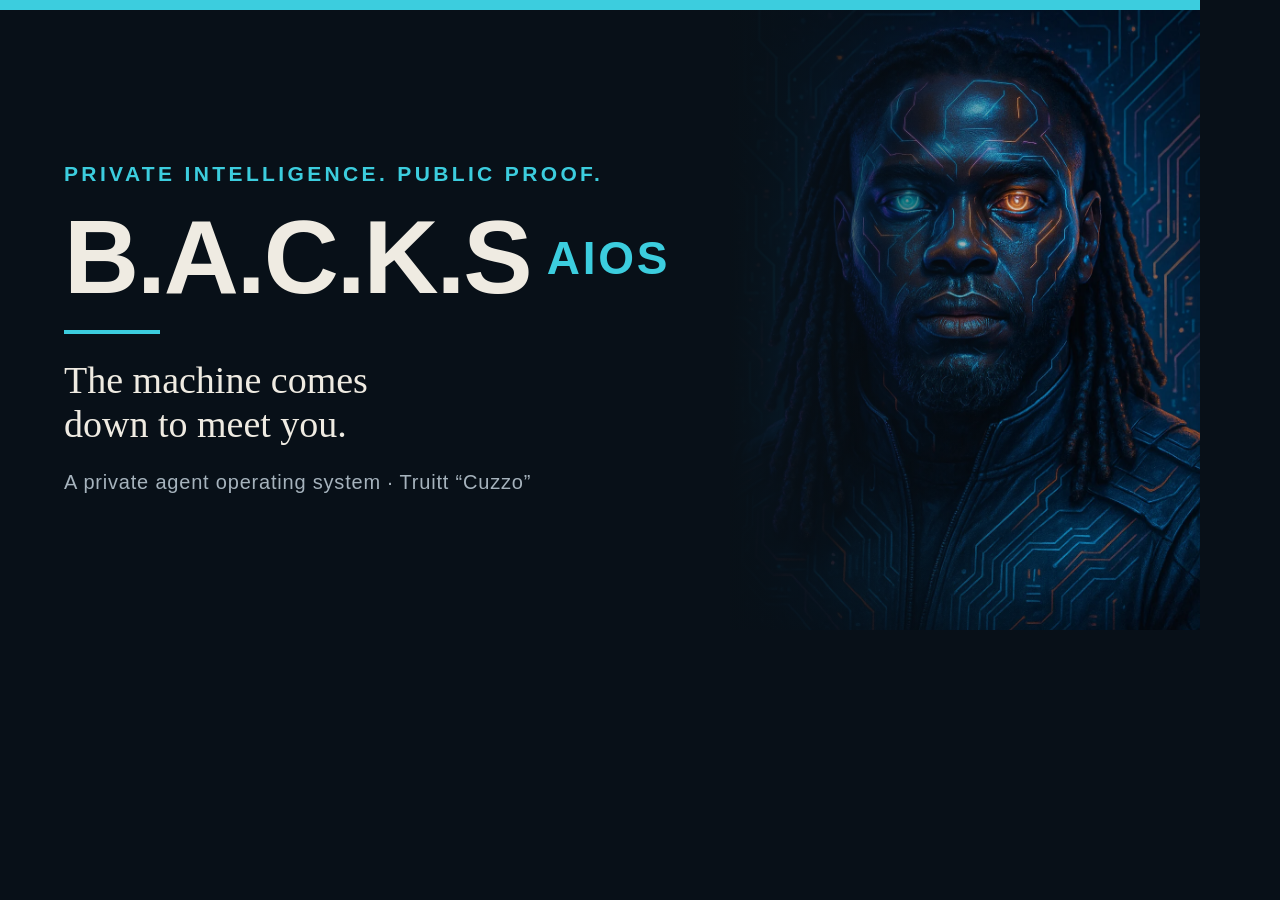
<file: assets/og-card.html>
<!doctype html>
<html lang="en"><head><meta charset="utf-8">
<title>BACKS AIOS share card — landing</title>
<!-- Renders the 1200x630 social share card at assets/og-card.png.
     Consumes the same dark-theme tokens as research/tokens.css; no raw hex.
     Regenerate: google-chrome --headless=new --window-size=1200,630 \
       --screenshot=assets/og-card.png assets/og-card.html -->
<style>
:root{
  --paper:oklch(0.17 0.02 245); --panel:oklch(0.225 0.022 245);
  --ink:oklch(0.94 0.012 83); --ink-soft:oklch(0.76 0.02 240);
  --cyan:oklch(0.78 0.12 207); --line:oklch(0.43 0.03 240);
  --font-display:"Nimbus Sans Narrow","Arial Narrow",sans-serif;
  --font-body:"C059","Century Schoolbook",serif;
  --s2:8px; --s4:16px; --s6:24px; --s8:32px; --s12:48px; --s16:64px;
}
*{box-sizing:border-box;margin:0;padding:0}
html,body{width:1200px;height:630px;overflow:hidden}
body{background:var(--paper);color:var(--ink);font-family:var(--font-body);
  display:grid;grid-template-columns:1fr 470px;border-top:10px solid var(--cyan)}
.copy{padding:var(--s16) var(--s12) var(--s12) var(--s16);display:flex;
  flex-direction:column;justify-content:center;gap:var(--s6)}
.eyebrow{font-family:var(--font-display);font-size:21px;letter-spacing:.16em;
  color:var(--cyan);font-weight:700}
.wordmark{font-family:var(--font-display);font-size:104px;line-height:.92;
  font-weight:700;letter-spacing:-.02em}
.wordmark span{color:var(--cyan);font-size:46px;letter-spacing:.06em;
  display:inline-block;vertical-align:.42em;margin-left:var(--s4)}
.thesis{font-size:38px;line-height:1.18;max-width:19ch;text-wrap:balance}
.rule{width:96px;height:4px;background:var(--cyan)}
.byline{font-family:var(--font-display);font-size:20px;color:var(--ink-soft);
  letter-spacing:.04em}
.art{position:relative;overflow:hidden}
.art img{width:100%;height:100%;object-fit:cover;object-position:50% 22%}
.art::after{content:"";position:absolute;inset:0;
  background:linear-gradient(90deg,var(--paper) 0%,oklch(0.17 0.02 245/.55) 34%,transparent 72%)}
</style></head>
<body>
  <div class="copy">
    <p class="eyebrow">PRIVATE INTELLIGENCE. PUBLIC PROOF.</p>
    <h1 class="wordmark">B.A.C.K.S<span>AIOS</span></h1>
    <div class="rule"></div>
    <p class="thesis">The machine comes down to meet you.</p>
    <p class="byline">A private agent operating system · Truitt &ldquo;Cuzzo&rdquo;</p>
  </div>
  <figure class="art"><img src="background.webp" alt=""></figure>
</body></html>
</file>
<file: landing.css>
@import url("research/tokens.css");
@import url("landing-tokens.css");
* { box-sizing: border-box; }
html { color-scheme: light dark; background: var(--paper); color: var(--ink); }
body { margin: 0 auto; max-width: var(--site-max); padding: 0 var(--s8); font: var(--font-body-size)/1.55 var(--font-body); }
a { color: var(--cyan-dark); text-underline-offset: var(--s1); overflow-wrap: anywhere; }
a:focus-visible, summary:focus-visible, video:focus-visible, video:focus-within { outline: var(--border-focus) solid var(--focus); outline-offset: var(--s1); }
.skip-link { position: absolute; top: var(--s2); left: var(--s4); padding: var(--s3); background: var(--panel); transform: translateY(-200%); z-index: 2; }
.skip-link:focus { transform: none; }
.site-header,.site-header nav,.site-footer,.hero-actions { display: flex; align-items: center; gap: var(--s6); flex-wrap: wrap; }
.site-header { justify-content: space-between; padding: var(--s6) 0; border-top: var(--s1) solid var(--cyan-dark); border-bottom: var(--border-hairline) solid var(--line); }
.site-header nav { font: var(--font-caption)/1.3 var(--font-display); }
.site-header nav a { text-decoration-thickness: var(--border-hairline); }
.site-header a,.site-footer a { min-height: var(--s12); display: inline-flex; align-items: center; }
.wordmark { font-family: var(--font-display); font-weight: 700; color: var(--ink); text-decoration: none; gap: var(--s2); }
.wordmark span,.eyebrow { font-family: var(--font-display); font-size: var(--font-kicker); letter-spacing: .12em; color: var(--cyan-dark); }
.hero { display: grid; grid-template-columns: 1.2fr 1fr; align-items: center; gap: var(--s12); padding: var(--s16) 0 var(--s20); }
.hero-copy,.hero-media { min-width: 0; }
h1,h2,h3 { font-family: var(--font-display); line-height: 1.02; letter-spacing: -.02em; }
h1 { margin: var(--s6) 0 var(--s8); font-size: clamp(var(--font-display-min),9vw,var(--font-landing-title)); }
.hero-thesis { font-size: var(--font-cover-subhead); line-height: 1.16; margin-bottom: var(--s6); max-width: var(--landing-copy-measure); text-wrap: balance; }
.hero-description { color: var(--ink-soft); font-size: var(--font-mobile-body); max-width: var(--landing-copy-measure); }
.hero-actions { gap: var(--s3); margin-top: var(--s8); }
.button { display: inline-flex; align-items: center; justify-content: space-between; gap: var(--s6); min-height: var(--s12); padding: var(--s4) var(--s6); border: var(--border-rule) solid var(--cyan-dark); border-radius: var(--r-small); text-decoration: none; font: bold var(--font-caption)/1.3 var(--font-display); transition: box-shadow var(--motion-state) var(--motion-ease); }
.button:hover { box-shadow: var(--shadow); }
.button-primary { background: var(--cyan-dark); color: var(--paper); }
.button-secondary { color: var(--cyan-dark); background: var(--paper); }
.hero-note,figcaption,.directory-note,.site-footer { color: var(--ink-soft); font-size: var(--font-caption); }
.hero-note { margin-top: var(--s8); padding-left: var(--s4); border-left: var(--border-rule) solid var(--cyan-dark); }
.hero-media { margin: 0; width: 100%; max-width: var(--hero-portrait-width); justify-self: end; }
.hero-portrait { display: block; width: 100%; aspect-ratio: var(--hero-portrait-ratio); object-fit: cover; border-radius: var(--r-medium); box-shadow: var(--shadow); }
.hero-media video { display: block; width: 100%; aspect-ratio: var(--hero-film-ratio); object-fit: contain; border: var(--border-hairline) solid var(--line); border-radius: var(--r-small); background: var(--paper-deep); }
.hero-film { margin-top: var(--s4); border-top: var(--border-hairline) solid var(--line); border-bottom: var(--border-hairline) solid var(--line); }
.hero-film summary { cursor: pointer; min-height: var(--s12); padding: var(--s3) var(--s1); font: bold var(--font-caption)/1.5 var(--font-display); color: var(--cyan-dark); }
.hero-film summary span { float: right; margin-left: var(--s2); font-weight: normal; }
.hero-film[open] summary { margin-bottom: var(--s2); }
.media-note { color: var(--ink-soft); font-size: var(--font-caption); margin: var(--s3) 0 var(--s4); }
figcaption { margin-top: var(--s4); line-height: 1.45; }
.research-feature { padding: var(--s12) var(--s8); background: var(--panel); border-top: var(--border-callout) solid var(--cyan-dark); border-bottom: var(--border-hairline) solid var(--line); }
.research-feature-body { display: grid; grid-template-columns: .9fr 1.2fr; gap: var(--s16); align-items: center; }
.research-art { max-width: var(--research-art-width); margin: 0; }
.research-art img { display: block; width: 100%; height: auto; border-radius: var(--r-small); box-shadow: var(--shadow); }
.research-art p { margin: var(--s4) 0 0; font-size: var(--font-caption); color: var(--ink-soft); }
.research-copy h2 { font-size: clamp(var(--font-chapter-min),4vw,var(--font-landing-feature)); text-wrap: balance; }
.research-meta { display: flex; flex-wrap: wrap; gap: var(--s3) var(--s6); margin-top: var(--s6); padding-top: var(--s4); border-top: var(--border-hairline) solid var(--line); font: var(--font-caption)/1.5 var(--font-display); color: var(--ink-soft); }
h2 { font-size: var(--font-chapter-min); margin: 0 0 var(--s6); }
.research-copy > p:not(.research-meta) { margin-top: 0; }
.text-link { display: inline-flex; min-height: var(--s12); align-items: center; gap: var(--s2); font-family: var(--font-display); font-weight: 700; }
#public-projects { padding: var(--s24) 0 var(--s8); }
.section-heading { max-width: var(--cover-text-measure); margin-bottom: var(--s8); }
.project-grid { display: grid; grid-template-columns: 1fr 1fr; gap: 0 var(--s12); }
.project { border-top: var(--border-rule) solid var(--line); padding: var(--s8) 0; display: flex; flex-direction: column; align-items: flex-start; }
.project:first-child { grid-column: 1 / -1; display: grid; grid-template-columns: 1fr 1.2fr; gap: 0 var(--s12); padding: var(--s8); margin-bottom: var(--s8); background: var(--panel); border-top: var(--border-rule) solid var(--cyan-dark); }
.project:first-child .eyebrow { grid-column: 1 / -1; }
.project:first-child h3 { grid-column: 1; grid-row: 2 / 4; font-size: var(--font-chapter-min); }
.project:first-child .text-link { grid-column: 2; }
.project:last-child { grid-column: 1 / -1; }
.project h3 { font-size: var(--font-subhead); margin: 0 0 var(--s4); }
.project p { margin: 0 0 var(--s4); }
.project .text-link { margin-top: auto; }
.project-origin { font-size: var(--font-caption); color: var(--ink-soft); }
.project-origin a,.directory-note a { display: inline-flex; min-height: var(--s8); align-items: center; }
.directory-note { padding-top: var(--s4); border-top: var(--border-hairline) solid var(--line); }
.site-footer { justify-content: space-between; gap: var(--s4); padding: var(--s6) 0; border-top: var(--border-rule) solid var(--ink); }
.site-footer p { margin: 0; }
/* 720px is the existing responsive breakpoint; CSS media queries cannot use custom properties. */
@media (max-width: 720px) { body { padding: 0 var(--s4); font-size: var(--font-mobile-body); }.hero,.research-feature-body,.project-grid { grid-template-columns: 1fr; }.hero { padding: var(--s8) 0 var(--s12); gap: var(--s8); }.hero-media { justify-self: start; max-width: none; }.research-feature { padding: var(--s8) var(--s4); }.research-feature-body { gap: var(--s8); }.research-art { max-width: none; }h1 { font-size: var(--font-landing-mobile-title); }.hero-thesis { font-size: var(--font-quote); }.site-header { gap: var(--s3); }.site-header nav { gap: var(--s4); }.project:first-child { display: flex; padding: var(--s6); }.project:first-child h3 { font-size: var(--font-subhead); }#public-projects { padding-top: var(--s16); } }
@media (prefers-reduced-motion: reduce) { .button { transition: none; } }
@media print { video,.skip-link { display: none; }.hero { display: block; } }

.seam { max-width: var(--site-max); margin: 0 auto; padding: var(--s20) var(--s6); }
.seam .section-heading p:not(.eyebrow) { max-width: var(--landing-copy-measure); color: var(--ink-soft); }
.seam-figure { margin: var(--s10) 0 var(--s8); padding: var(--s4); background: var(--panel); border: var(--border-hairline); border-radius: var(--r-medium); overflow-x: auto; }
.seam-figure img { display: block; width: 100%; min-width: 42rem; height: auto; }
.seam-figure figcaption { margin-top: var(--s3); color: var(--ink-soft); font-size: var(--font-caption); text-wrap: balance; }
.seam-points { display: grid; grid-template-columns: repeat(auto-fit, minmax(16rem, 1fr)); gap: var(--s6); }
.seam-points article { padding-top: var(--s3); border-top: var(--border-rule); }
.seam-points h3 { margin: 0 0 var(--s2); font-size: var(--font-subhead); text-wrap: balance; }
.seam-points p { margin: 0; color: var(--ink-soft); max-width: var(--landing-copy-measure); }
</file>
<file: hydra/styles.css>
@import url("../research/tokens.css");

/* Hydra explainer page. Consumes research/tokens.css only: no raw colors or font names. */
* { box-sizing: border-box; }
html { background: var(--paper-deep); color: var(--ink); }
body {
  margin: 0 auto;
  max-width: var(--max);
  background: var(--paper);
  color: var(--ink);
  font-family: var(--font-body);
  font-size: var(--font-body-size);
  line-height: 1.6;
  padding: var(--s8) clamp(var(--s6), 6vw, 88px) var(--s16);
}
a { color: var(--cyan-dark); overflow-wrap: anywhere; text-underline-offset: var(--s1); }
a:focus-visible { outline: var(--border-focus) solid var(--focus); outline-offset: var(--s1); }
h1, h2, h3, .kicker, nav, table, figcaption, .note { font-family: var(--font-display); }
.page-nav { font-size: var(--font-caption); margin-bottom: var(--s8); }
header { border-top: var(--border-cover) solid var(--cyan); padding-top: var(--s8); margin-bottom: var(--s12); }
.kicker { font-size: var(--font-kicker); letter-spacing: 0.16em; text-transform: uppercase; color: var(--cyan-dark); margin: 0 0 var(--s4); }
h1 { font-size: clamp(var(--font-chapter-min), 7vw, var(--font-chapter)); line-height: 1; letter-spacing: -0.02em; margin: 0 0 var(--s6); text-wrap: balance; }
.deck { font-size: var(--font-deck); line-height: 1.3; color: var(--ink-soft); max-width: var(--cover-text-measure); margin: 0; }
h2 { font-size: var(--font-subhead); line-height: 1.15; margin: var(--s16) 0 var(--s4); padding-top: var(--s4); border-top: var(--border-rule) solid var(--ink); }
h3 { font-size: var(--font-detail); text-transform: uppercase; letter-spacing: 0.08em; color: var(--cyan-dark); margin: var(--s8) 0 var(--s2); }
p { margin: 0 0 1em; }
code { font-family: var(--font-mono); font-size: 0.85em; background: var(--paper-deep); padding: 0 var(--s1); border-radius: var(--r-small); }
figure { margin: var(--s8) 0; padding: var(--s6); background: var(--panel); border: var(--border-hairline) solid var(--line); border-radius: var(--r-medium); box-shadow: var(--shadow); }
figure img { display: block; width: 100%; height: auto; }
figure.narrow img { max-width: 620px; margin: 0 auto; }
figcaption { font-size: var(--font-caption); color: var(--ink-soft); margin-top: var(--s4); }
table { width: 100%; border-collapse: collapse; font-size: var(--font-detail); margin: var(--s4) 0 var(--s8); }
th, td { text-align: left; vertical-align: top; padding: var(--s2) var(--s3); border-bottom: var(--border-hairline) solid var(--line); }
th { color: var(--ink-soft); font-weight: 700; }
td code { white-space: nowrap; }
ol li, ul li { margin-bottom: var(--s2); }
.note { font-size: var(--font-detail); border-left: var(--border-callout) solid var(--orange); background: var(--paper-deep); padding: var(--s4) var(--s6); margin: var(--s6) 0; }
footer { margin-top: var(--s16); padding-top: var(--s4); border-top: var(--border-hairline) solid var(--line); font-family: var(--font-display); font-size: var(--font-caption); color: var(--ink-soft); }
@media (max-width: 720px) {
  body { font-size: var(--font-mobile-body); }
  table, thead, tbody, tr, th, td { display: block; }
  thead { display: none; }
  td { border: 0; padding: var(--s1) 0; }
  tr { border-bottom: var(--border-hairline) solid var(--line); padding: var(--s3) 0; }
  figure { padding: var(--s3); }
}
@media (prefers-reduced-motion: reduce) { * { transition: none !important; animation: none !important; } }
</file>
